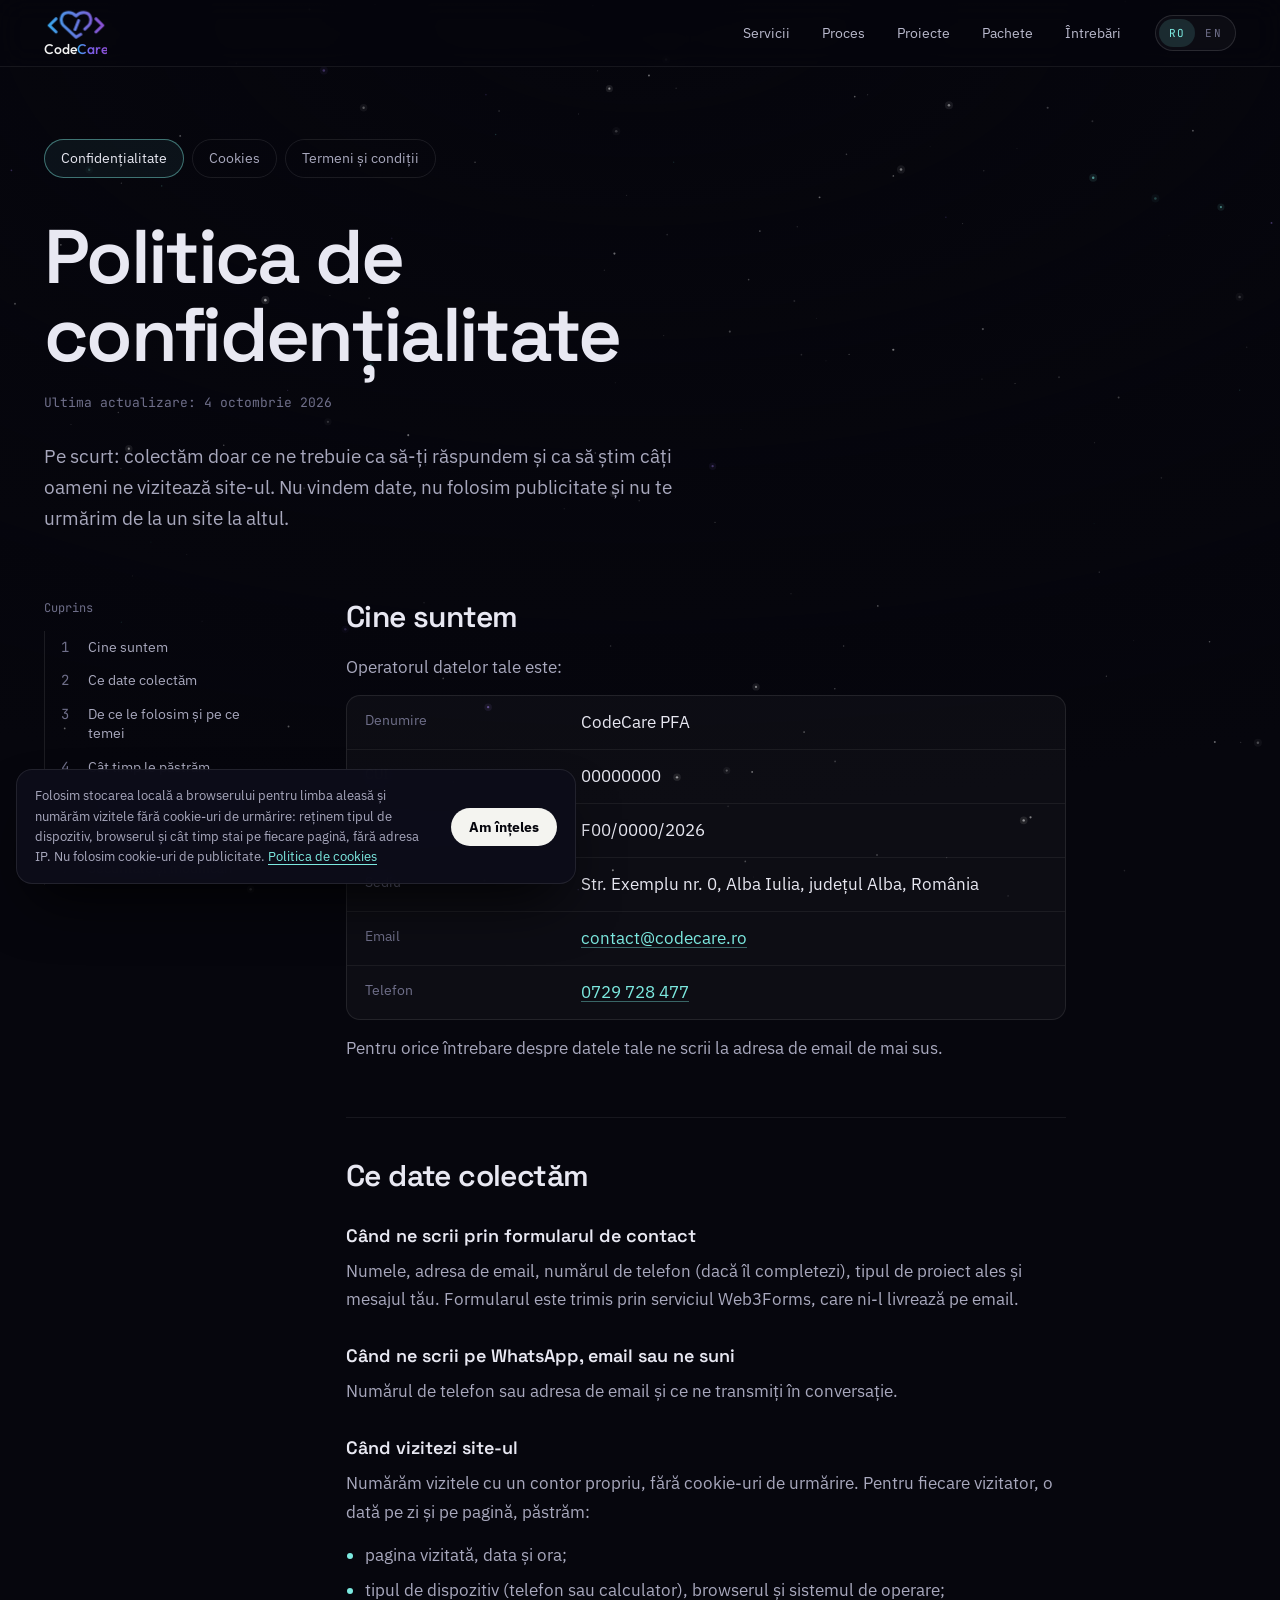
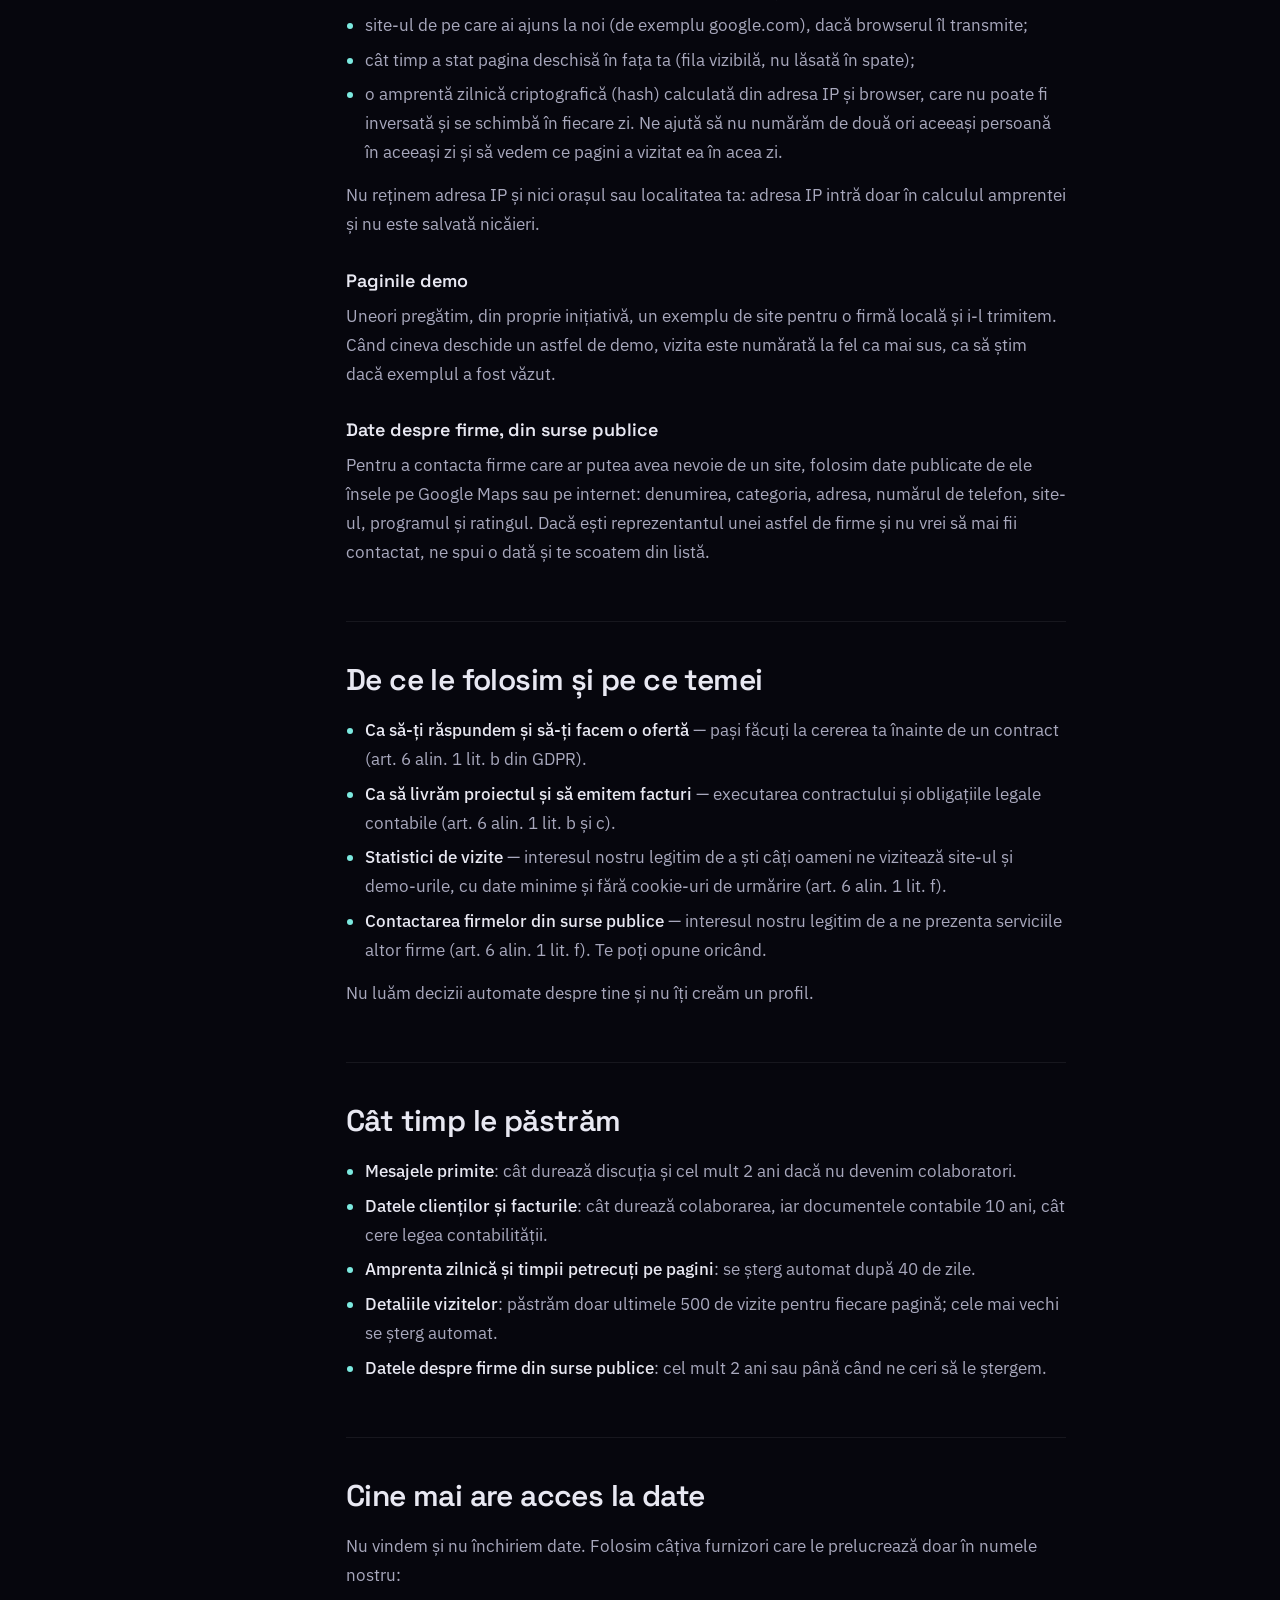
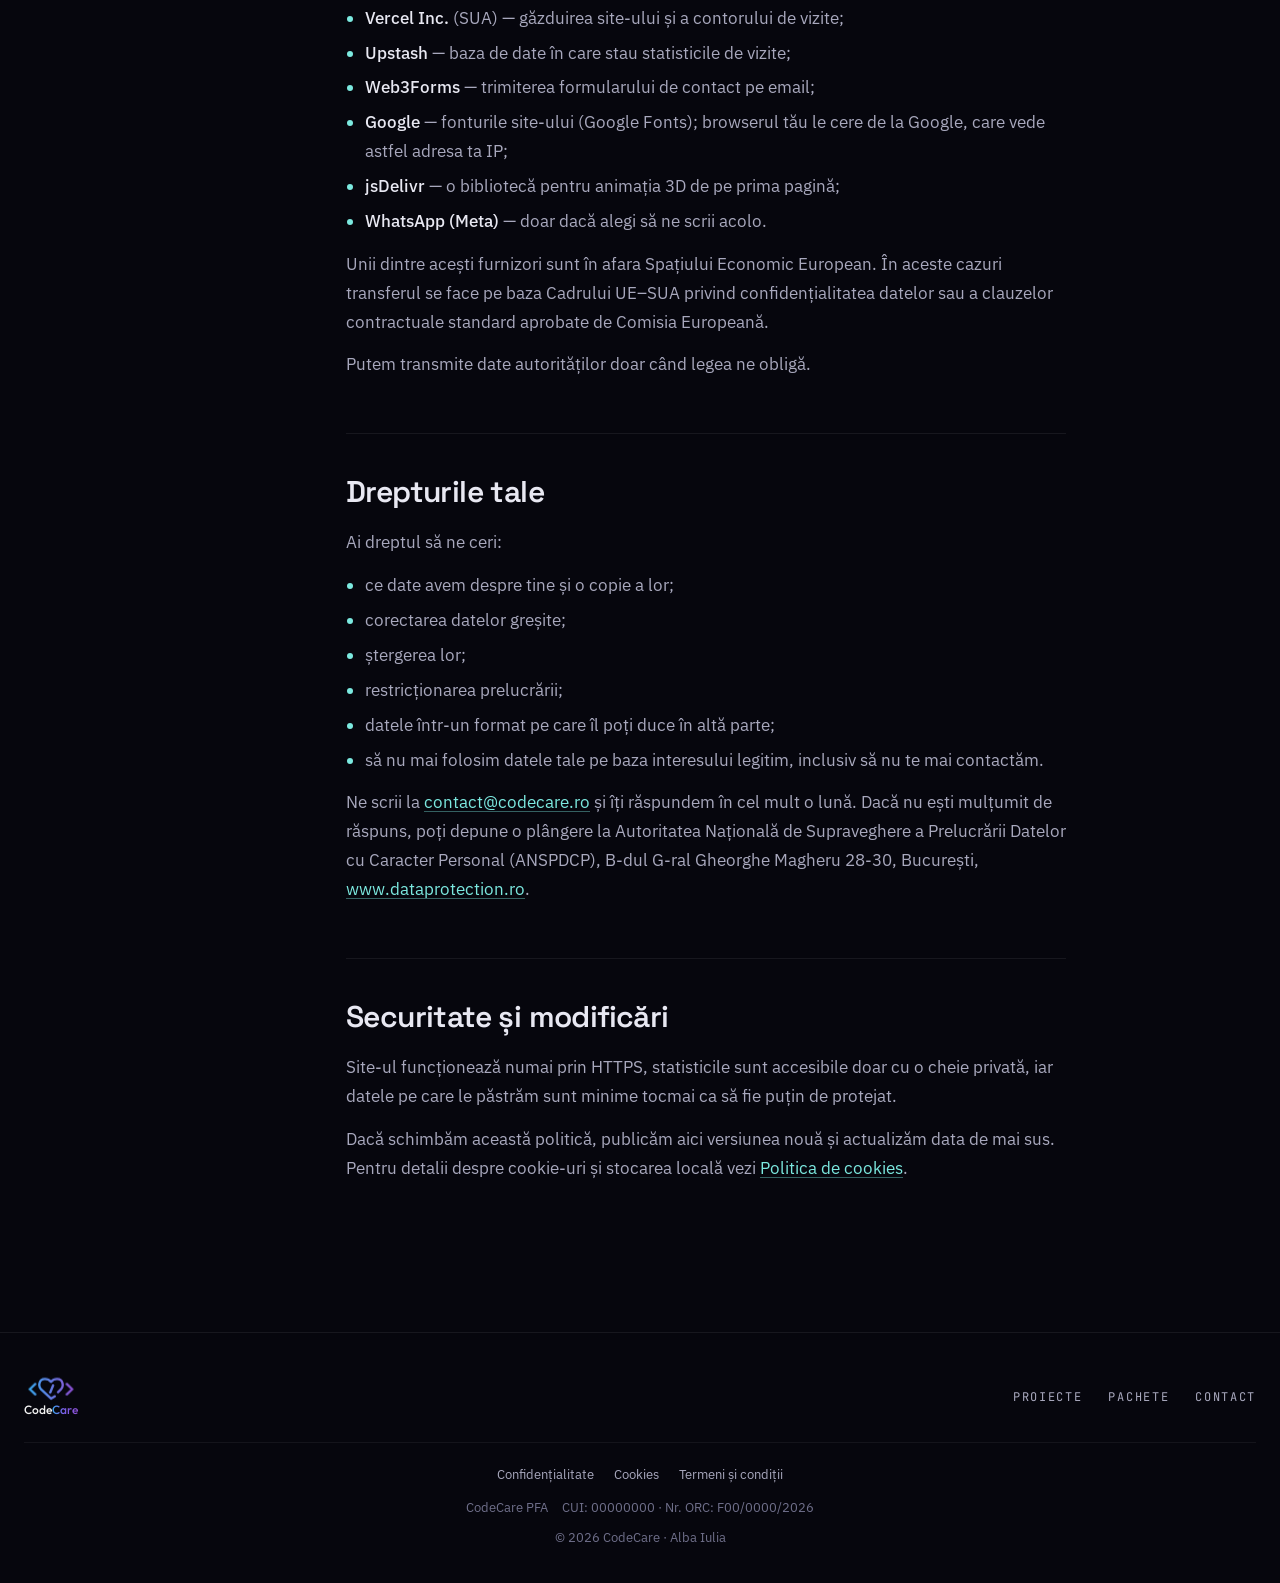
<file: confidentialitate.html>
<!DOCTYPE html>
<html lang="ro">

<head>
    <meta charset="UTF-8">
    <meta name="viewport" content="width=device-width, initial-scale=1.0">

    <title data-translate="legal_priv_page_title">Politica de confidențialitate - CodeCare</title>

    <meta name="description" data-translate="legal_priv_page_desc"
        content="Ce date personale prelucrează CodeCare, de ce, cât timp le păstrează și ce drepturi ai.">

    <link rel="canonical" href="https://codecare.ro/confidentialitate.html">

    <meta name="robots" content="index, follow">

    <meta property="og:type" content="website">
    <meta property="og:url" content="https://codecare.ro/confidentialitate.html">
    <meta property="og:title" content="Politica de confidențialitate - CodeCare">
    <meta property="og:description" content="Ce date personale prelucrează CodeCare, de ce, cât timp le păstrează și ce drepturi ai.">
    <meta property="og:image" content="https://codecare.ro/assets/og-image.png">
    <meta property="og:image:width" content="1200">
    <meta property="og:image:height" content="630">
    <meta property="og:image:alt" content="CodeCare - Soluții IT Premium">
    <meta property="og:site_name" content="CodeCare">
    <meta property="og:locale" content="ro_RO">
    <meta name="twitter:card" content="summary_large_image">

    <link rel="icon" type="image/png" href="assets/logo.png">
    <link rel="apple-touch-icon" href="assets/logo.png">
    <meta name="theme-color" content="#06060d">

    <link rel="preconnect" href="https://fonts.googleapis.com">
    <link rel="preconnect" href="https://fonts.gstatic.com" crossorigin>
    <link
        href="https://fonts.googleapis.com/css2?family=Space+Grotesk:wght@400;500;600;700&family=IBM+Plex+Sans:wght@300;400;500&family=JetBrains+Mono:wght@400;500&display=swap"
        rel="stylesheet">
    <link href="https://fonts.googleapis.com/css2?family=Outfit:wght@500&text=CodeCare&display=swap" rel="stylesheet">
    <link rel="stylesheet" href="acasa.css">
    <link rel="stylesheet" href="legal.css">
</head>

<body class="lg-body">
    <div class="cc-progres" id="cc-progres" aria-hidden="true"></div>
    <div class="cc-vigneta" aria-hidden="true"></div>
    <canvas class="cc-stele" id="cc-stele" aria-hidden="true"></canvas>

    <nav class="navbar" role="navigation" aria-label="Main navigation">
        <div class="nav-container">
            <a href="index.html" class="cc-logo cc-marca" aria-label="CodeCare">
                <svg class="cc-semn" viewBox="128 143 244 123" aria-hidden="true" focusable="false">
                    <defs>
                        <linearGradient id="cc-semn-antet" gradientUnits="userSpaceOnUse" x1="135" y1="0" x2="365" y2="0">
                            <stop offset="0" stop-color="#3ba7ef" />
                            <stop offset="1" stop-color="#8c50d4" />
                        </linearGradient>
                    </defs>
                    <g fill="none" stroke="url(#cc-semn-antet)" stroke-width="12.5" stroke-linecap="round" stroke-linejoin="round">
                        <path class="cc-semn-st" d="M166 180 L137.5 207.5 L166 235" />
                        <path class="cc-semn-dr" d="M334 180 L362.5 207.5 L334 235" />
                        <g class="cc-semn-bataie">
                            <path class="cc-semn-inima" pathLength="1" d="M287 223 L303 208 C318 193 316 153 282 153 C266 153 256 161 250 168 C244 161 234 153 218 153 C184 153 182 193 197 208 L250 257 L270 245" />
                            <path class="cc-semn-slash" d="M261 187.5 L246 225" />
                        </g>
                    </g>
                </svg>
                <span class="cc-logo-text">Code<span>Care</span></span>
            </a>

            <ul class="nav-menu">
                <li class="nav-item">
                    <a href="index.html#services" class="nav-link" data-translate="nav_services">Servicii</a>
                </li>
                <li class="nav-item">
                    <a href="index.html#proces" class="nav-link" data-translate="home_nav_process">Proces</a>
                </li>
                <li class="nav-item">
                    <a href="proiecte.html" class="nav-link" data-translate="nav_portfolio">Proiecte</a>
                </li>
                <li class="nav-item">
                    <a href="pachete.html" class="nav-link" data-translate="nav_pricing">Pachete</a>
                </li>
                <li class="nav-item">
                    <a href="index.html#intrebari" class="nav-link" data-translate="home_nav_faq">Întrebări</a>
                </li>
            </ul>

            <div class="language-switch">
                <div class="switch-container">
                    <span class="lang-label" id="lang-ro" role="button" tabindex="0">RO</span>
                    <label class="switch" aria-label="Schimbă limba">
                        <input type="checkbox" id="language-toggle">
                        <span class="slider"></span>
                    </label>
                    <span class="lang-label" id="lang-en" role="button" tabindex="0">EN</span>
                </div>
            </div>

            <div class="hamburger" aria-label="Meniu mobil" role="button">
                <span class="bar"></span>
                <span class="bar"></span>
                <span class="bar"></span>
            </div>
        </div>
    </nav>

    <main class="lg-pagina">
        <header class="lg-cap">
            <nav class="lg-file" aria-label="Legal">
                    <a href="confidentialitate.html" aria-current="page" data-translate="footer_privacy">Confidențialitate</a>
                    <a href="cookies.html" data-translate="footer_cookies">Cookies</a>
                    <a href="termeni.html" data-translate="footer_terms">Termeni și condiții</a>
            </nav>
            <h1 class="lg-titlu" data-translate="legal_priv_title">Politica de confidențialitate</h1>
            <p class="lg-actualizat" data-translate="legal_updated">Ultima actualizare: 4 octombrie 2026</p>
            <p class="lg-intro" data-translate="legal_priv_intro">Pe scurt: colectăm doar ce ne trebuie ca să-ți răspundem și ca să știm câți oameni ne vizitează site-ul. Nu vindem date, nu folosim publicitate și nu te urmărim de la un site la altul.</p>
        </header>

        <div class="lg-corp">
            <nav class="lg-cuprins" aria-labelledby="lg-cuprins-titlu">
                <p class="lg-cuprins-titlu" id="lg-cuprins-titlu" data-translate="legal_toc">Cuprins</p>
                <ol>
                        <li><a href="#cine" data-translate="legal_priv_toc_cine">Cine suntem</a></li>
                        <li><a href="#date" data-translate="legal_priv_toc_date">Ce date colectăm</a></li>
                        <li><a href="#scop" data-translate="legal_priv_toc_scop">De ce le folosim și pe ce temei</a></li>
                        <li><a href="#pastrare" data-translate="legal_priv_toc_pastrare">Cât timp le păstrăm</a></li>
                        <li><a href="#furnizori" data-translate="legal_priv_toc_furnizori">Cine mai are acces la date</a></li>
                        <li><a href="#drepturi" data-translate="legal_priv_toc_drepturi">Drepturile tale</a></li>
                        <li><a href="#securitate" data-translate="legal_priv_toc_securitate">Securitate și modificări</a></li>
                </ol>
            </nav>

            <article class="lg-text">
                <div class="lg-sectiune" data-translate="legal_priv_cine">
<h2 id="cine">Cine suntem</h2>
<p>Operatorul datelor tale este:</p><ul class="lg-date">
<li><span>Denumire</span> CodeCare PFA</li>
<li><span>CUI</span> 00000000</li>
<li><span>Nr. Registrul Comerțului</span> F00/0000/2026</li>
<li><span>Sediu</span> Str. Exemplu nr. 0, Alba Iulia, județul Alba, România</li>
<li><span>Email</span> <a href="mailto:contact@codecare.ro">contact@codecare.ro</a></li>
<li><span>Telefon</span> <a href="tel:+40729728477">0729 728 477</a></li>
</ul><p>Pentru orice întrebare despre datele tale ne scrii la adresa de email de mai sus.</p>
                </div>
                <div class="lg-sectiune" data-translate="legal_priv_date">
<h2 id="date">Ce date colectăm</h2>
<h3>Când ne scrii prin formularul de contact</h3>
<p>Numele, adresa de email, numărul de telefon (dacă îl completezi), tipul de proiect ales și mesajul tău. Formularul este trimis prin serviciul Web3Forms, care ni-l livrează pe email.</p>
<h3>Când ne scrii pe WhatsApp, email sau ne suni</h3>
<p>Numărul de telefon sau adresa de email și ce ne transmiți în conversație.</p>
<h3>Când vizitezi site-ul</h3>
<p>Numărăm vizitele cu un contor propriu, fără cookie-uri de urmărire. Pentru fiecare vizitator, o dată pe zi și pe pagină, păstrăm:</p>
<ul>
<li>pagina vizitată, data și ora;</li>
<li>tipul de dispozitiv (telefon sau calculator), browserul și sistemul de operare;</li>
<li>site-ul de pe care ai ajuns la noi (de exemplu google.com), dacă browserul îl transmite;</li>
<li>cât timp a stat pagina deschisă în fața ta (fila vizibilă, nu lăsată în spate);</li>
<li>o amprentă zilnică criptografică (hash) calculată din adresa IP și browser, care nu poate fi inversată și se schimbă în fiecare zi. Ne ajută să nu numărăm de două ori aceeași persoană în aceeași zi și să vedem ce pagini a vizitat ea în acea zi.</li>
</ul>
<p>Nu reținem adresa IP și nici orașul sau localitatea ta: adresa IP intră doar în calculul amprentei și nu este salvată nicăieri.</p>
<h3>Paginile demo</h3>
<p>Uneori pregătim, din proprie inițiativă, un exemplu de site pentru o firmă locală și i-l trimitem. Când cineva deschide un astfel de demo, vizita este numărată la fel ca mai sus, ca să știm dacă exemplul a fost văzut.</p>
<h3>Date despre firme, din surse publice</h3>
<p>Pentru a contacta firme care ar putea avea nevoie de un site, folosim date publicate de ele însele pe Google Maps sau pe internet: denumirea, categoria, adresa, numărul de telefon, site-ul, programul și ratingul. Dacă ești reprezentantul unei astfel de firme și nu vrei să mai fii contactat, ne spui o dată și te scoatem din listă.</p>
                </div>
                <div class="lg-sectiune" data-translate="legal_priv_scop">
<h2 id="scop">De ce le folosim și pe ce temei</h2>
<ul>
<li><strong>Ca să-ți răspundem și să-ți facem o ofertă</strong> — pași făcuți la cererea ta înainte de un contract (art. 6 alin. 1 lit. b din GDPR).</li>
<li><strong>Ca să livrăm proiectul și să emitem facturi</strong> — executarea contractului și obligațiile legale contabile (art. 6 alin. 1 lit. b și c).</li>
<li><strong>Statistici de vizite</strong> — interesul nostru legitim de a ști câți oameni ne vizitează site-ul și demo-urile, cu date minime și fără cookie-uri de urmărire (art. 6 alin. 1 lit. f).</li>
<li><strong>Contactarea firmelor din surse publice</strong> — interesul nostru legitim de a ne prezenta serviciile altor firme (art. 6 alin. 1 lit. f). Te poți opune oricând.</li>
</ul>
<p>Nu luăm decizii automate despre tine și nu îți creăm un profil.</p>
                </div>
                <div class="lg-sectiune" data-translate="legal_priv_pastrare">
<h2 id="pastrare">Cât timp le păstrăm</h2>
<ul>
<li><strong>Mesajele primite</strong>: cât durează discuția și cel mult 2 ani dacă nu devenim colaboratori.</li>
<li><strong>Datele clienților și facturile</strong>: cât durează colaborarea, iar documentele contabile 10 ani, cât cere legea contabilității.</li>
<li><strong>Amprenta zilnică și timpii petrecuți pe pagini</strong>: se șterg automat după 40 de zile.</li>
<li><strong>Detaliile vizitelor</strong>: păstrăm doar ultimele 500 de vizite pentru fiecare pagină; cele mai vechi se șterg automat.</li>
<li><strong>Datele despre firme din surse publice</strong>: cel mult 2 ani sau până când ne ceri să le ștergem.</li>
</ul>
                </div>
                <div class="lg-sectiune" data-translate="legal_priv_furnizori">
<h2 id="furnizori">Cine mai are acces la date</h2>
<p>Nu vindem și nu închiriem date. Folosim câțiva furnizori care le prelucrează doar în numele nostru:</p>
<ul>
<li><strong>Vercel Inc.</strong> (SUA) — găzduirea site-ului și a contorului de vizite;</li>
<li><strong>Upstash</strong> — baza de date în care stau statisticile de vizite;</li>
<li><strong>Web3Forms</strong> — trimiterea formularului de contact pe email;</li>
<li><strong>Google</strong> — fonturile site-ului (Google Fonts); browserul tău le cere de la Google, care vede astfel adresa ta IP;</li>
<li><strong>jsDelivr</strong> — o bibliotecă pentru animația 3D de pe prima pagină;</li>
<li><strong>WhatsApp (Meta)</strong> — doar dacă alegi să ne scrii acolo.</li>
</ul>
<p>Unii dintre acești furnizori sunt în afara Spațiului Economic European. În aceste cazuri transferul se face pe baza Cadrului UE–SUA privind confidențialitatea datelor sau a clauzelor contractuale standard aprobate de Comisia Europeană.</p>
<p>Putem transmite date autorităților doar când legea ne obligă.</p>
                </div>
                <div class="lg-sectiune" data-translate="legal_priv_drepturi">
<h2 id="drepturi">Drepturile tale</h2>
<p>Ai dreptul să ne ceri:</p>
<ul>
<li>ce date avem despre tine și o copie a lor;</li>
<li>corectarea datelor greșite;</li>
<li>ștergerea lor;</li>
<li>restricționarea prelucrării;</li>
<li>datele într-un format pe care îl poți duce în altă parte;</li>
<li>să nu mai folosim datele tale pe baza interesului legitim, inclusiv să nu te mai contactăm.</li>
</ul>
<p>Ne scrii la <a href="mailto:contact@codecare.ro">contact@codecare.ro</a> și îți răspundem în cel mult o lună. Dacă nu ești mulțumit de răspuns, poți depune o plângere la Autoritatea Națională de Supraveghere a Prelucrării Datelor cu Caracter Personal (ANSPDCP), B-dul G-ral Gheorghe Magheru 28-30, București, <a href="https://www.dataprotection.ro" target="_blank" rel="noopener">www.dataprotection.ro</a>.</p>
                </div>
                <div class="lg-sectiune" data-translate="legal_priv_securitate">
<h2 id="securitate">Securitate și modificări</h2>
<p>Site-ul funcționează numai prin HTTPS, statisticile sunt accesibile doar cu o cheie privată, iar datele pe care le păstrăm sunt minime tocmai ca să fie puțin de protejat.</p>
<p>Dacă schimbăm această politică, publicăm aici versiunea nouă și actualizăm data de mai sus. Pentru detalii despre cookie-uri și stocarea locală vezi <a href="cookies.html">Politica de cookies</a>.</p>
                </div>
            </article>
        </div>
    </main>

    <footer class="cc-subsol">
        <div class="cc-subsol-interior">
            <a href="index.html" class="cc-logo cc-logo--mic cc-marca" aria-label="CodeCare">
                <svg class="cc-semn" viewBox="128 143 244 123" aria-hidden="true" focusable="false">
                    <defs>
                        <linearGradient id="cc-semn-subsol" gradientUnits="userSpaceOnUse" x1="135" y1="0" x2="365" y2="0">
                            <stop offset="0" stop-color="#3ba7ef" />
                            <stop offset="1" stop-color="#8c50d4" />
                        </linearGradient>
                    </defs>
                    <g fill="none" stroke="url(#cc-semn-subsol)" stroke-width="12.5" stroke-linecap="round" stroke-linejoin="round">
                        <path class="cc-semn-st" d="M166 180 L137.5 207.5 L166 235" />
                        <path class="cc-semn-dr" d="M334 180 L362.5 207.5 L334 235" />
                        <g class="cc-semn-bataie">
                            <path class="cc-semn-inima" pathLength="1" d="M287 223 L303 208 C318 193 316 153 282 153 C266 153 256 161 250 168 C244 161 234 153 218 153 C184 153 182 193 197 208 L250 257 L270 245" />
                            <path class="cc-semn-slash" d="M261 187.5 L246 225" />
                        </g>
                    </g>
                </svg>
                <span class="cc-logo-text">Code<span>Care</span></span>
            </a>
            <nav class="cc-subsol-linkuri" aria-label="Footer">
                <a href="proiecte.html" data-translate="footer_portfolio">Proiecte</a>
                <a href="pachete.html" data-translate="footer_pricing">Pachete</a>
                <a href="index.html#contact" data-translate="footer_contact">Contact</a>
            </nav>
            <div class="footer-bottom">
                <nav class="footer-legal-linkuri" aria-label="Legal">
                    <a href="confidentialitate.html" data-translate="footer_privacy">Confidențialitate</a>
                    <a href="cookies.html" data-translate="footer_cookies">Cookies</a>
                    <a href="termeni.html" data-translate="footer_terms">Termeni și condiții</a>
                </nav>
                <p class="footer-legal">
                    <span data-translate="footer_legal_name">CodeCare PFA</span>
                    <span data-translate="footer_legal_ids">CUI: 00000000 · Nr. ORC: F00/0000/2026</span>
                </p>
                <p data-translate="footer_copyright">© 2026 CodeCare · Alba Iulia</p>
            </div>
        </div>
    </footer>

    <script src="scripts.js"></script>
    <script src="acasa.js"></script>
</body>

</html>
</file>
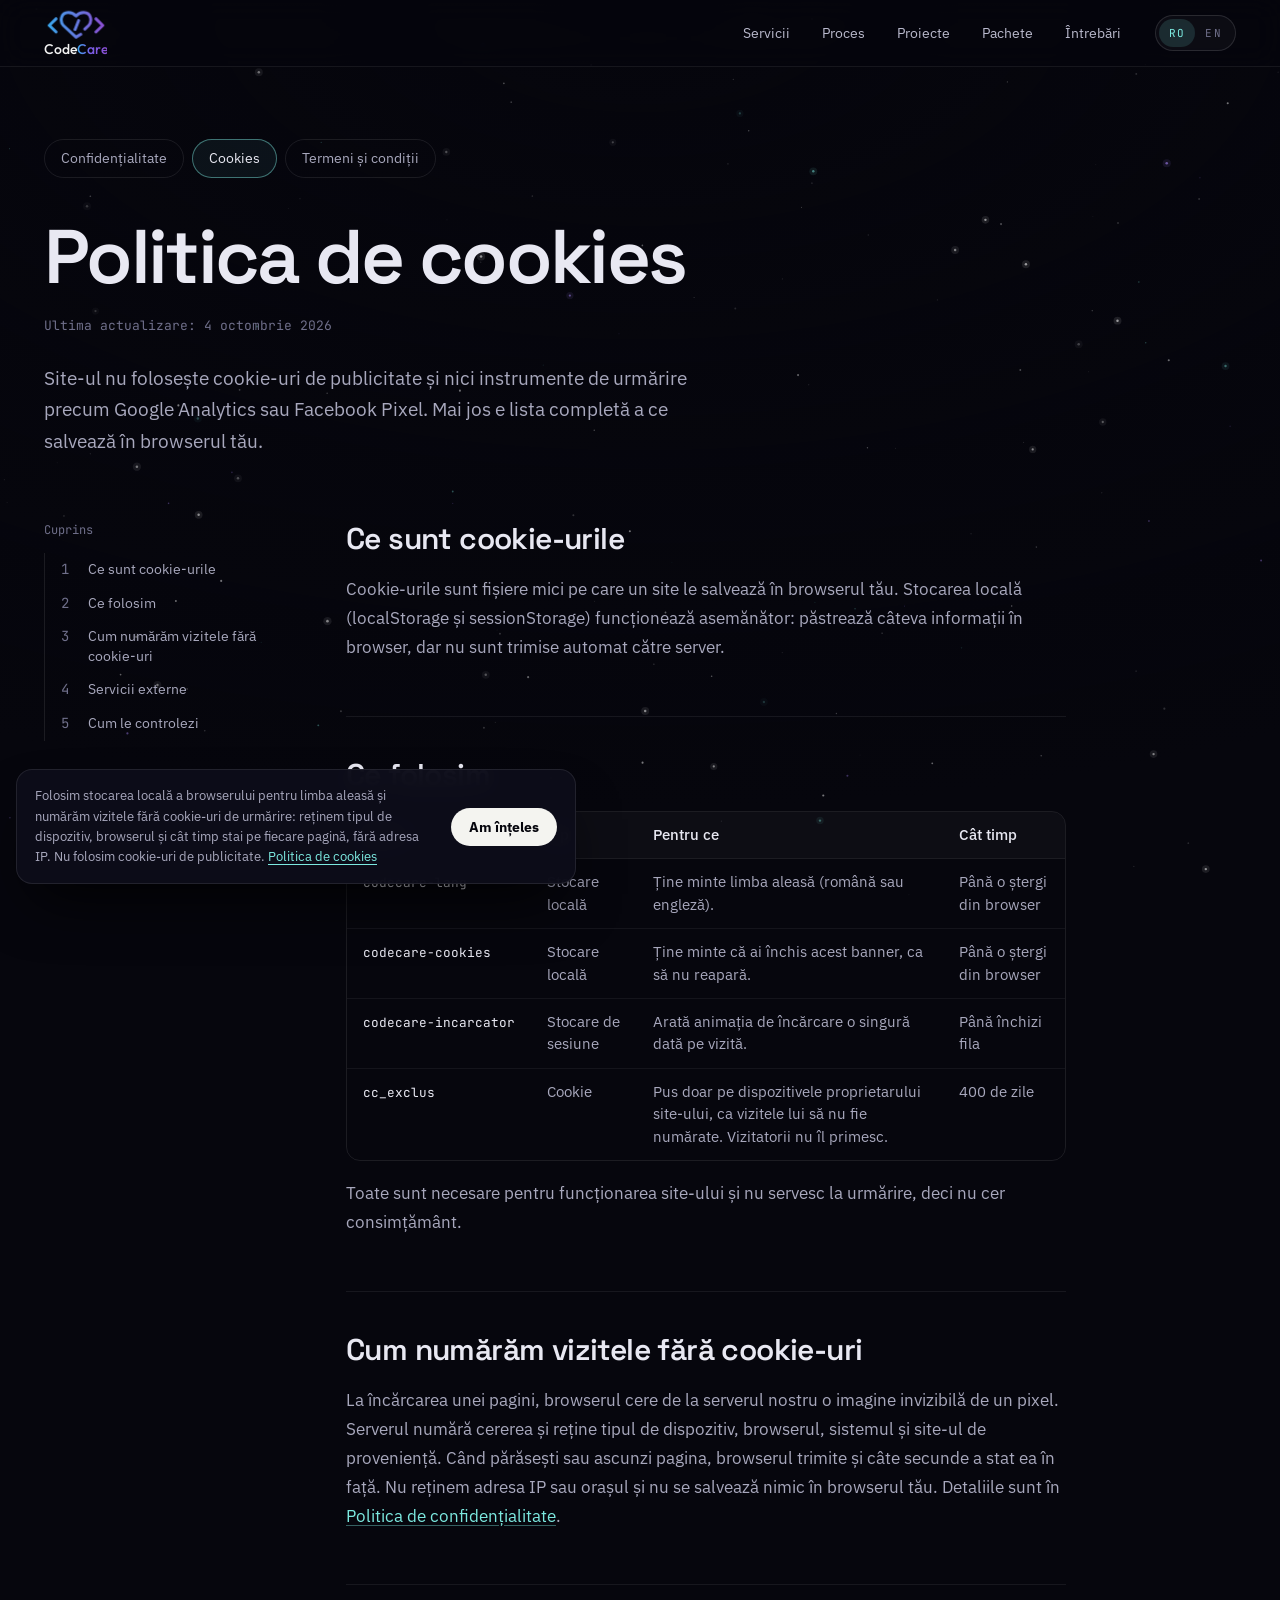
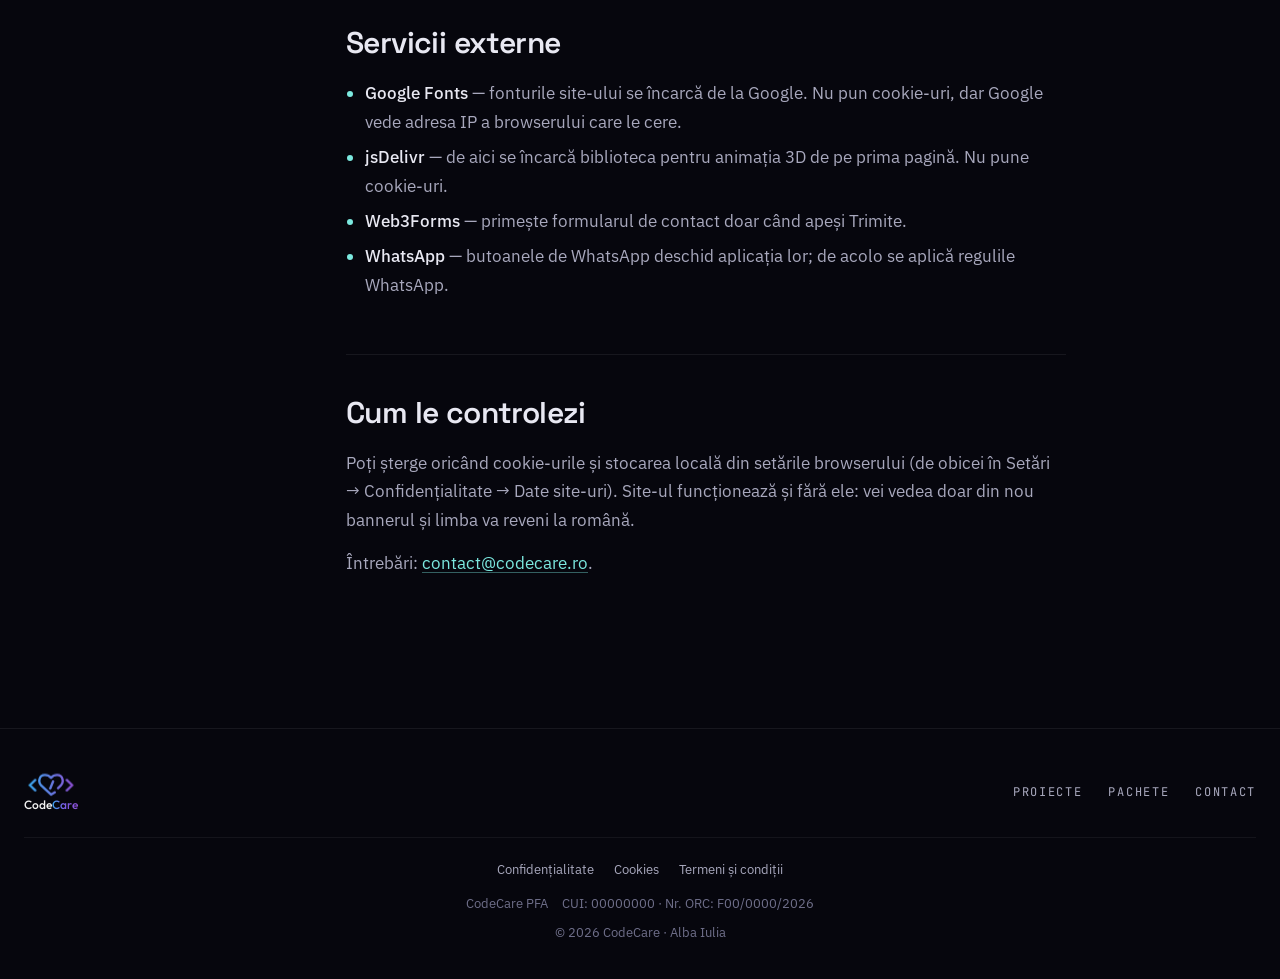
<file: cookies.html>
<!DOCTYPE html>
<html lang="ro">

<head>
    <meta charset="UTF-8">
    <meta name="viewport" content="width=device-width, initial-scale=1.0">

    <title data-translate="legal_cookie_page_title">Politica de cookies - CodeCare</title>

    <meta name="description" data-translate="legal_cookie_page_desc"
        content="Ce cookie-uri și ce stocare locală folosește site-ul CodeCare și cum le poți controla.">

    <link rel="canonical" href="https://codecare.ro/cookies.html">

    <meta name="robots" content="index, follow">

    <meta property="og:type" content="website">
    <meta property="og:url" content="https://codecare.ro/cookies.html">
    <meta property="og:title" content="Politica de cookies - CodeCare">
    <meta property="og:description" content="Ce cookie-uri și ce stocare locală folosește site-ul CodeCare și cum le poți controla.">
    <meta property="og:image" content="https://codecare.ro/assets/og-image.png">
    <meta property="og:image:width" content="1200">
    <meta property="og:image:height" content="630">
    <meta property="og:image:alt" content="CodeCare - Soluții IT Premium">
    <meta property="og:site_name" content="CodeCare">
    <meta property="og:locale" content="ro_RO">
    <meta name="twitter:card" content="summary_large_image">

    <link rel="icon" type="image/png" href="assets/logo.png">
    <link rel="apple-touch-icon" href="assets/logo.png">
    <meta name="theme-color" content="#06060d">

    <link rel="preconnect" href="https://fonts.googleapis.com">
    <link rel="preconnect" href="https://fonts.gstatic.com" crossorigin>
    <link
        href="https://fonts.googleapis.com/css2?family=Space+Grotesk:wght@400;500;600;700&family=IBM+Plex+Sans:wght@300;400;500&family=JetBrains+Mono:wght@400;500&display=swap"
        rel="stylesheet">
    <link href="https://fonts.googleapis.com/css2?family=Outfit:wght@500&text=CodeCare&display=swap" rel="stylesheet">
    <link rel="stylesheet" href="acasa.css">
    <link rel="stylesheet" href="legal.css">
</head>

<body class="lg-body">
    <div class="cc-progres" id="cc-progres" aria-hidden="true"></div>
    <div class="cc-vigneta" aria-hidden="true"></div>
    <canvas class="cc-stele" id="cc-stele" aria-hidden="true"></canvas>

    <nav class="navbar" role="navigation" aria-label="Main navigation">
        <div class="nav-container">
            <a href="index.html" class="cc-logo cc-marca" aria-label="CodeCare">
                <svg class="cc-semn" viewBox="128 143 244 123" aria-hidden="true" focusable="false">
                    <defs>
                        <linearGradient id="cc-semn-antet" gradientUnits="userSpaceOnUse" x1="135" y1="0" x2="365" y2="0">
                            <stop offset="0" stop-color="#3ba7ef" />
                            <stop offset="1" stop-color="#8c50d4" />
                        </linearGradient>
                    </defs>
                    <g fill="none" stroke="url(#cc-semn-antet)" stroke-width="12.5" stroke-linecap="round" stroke-linejoin="round">
                        <path class="cc-semn-st" d="M166 180 L137.5 207.5 L166 235" />
                        <path class="cc-semn-dr" d="M334 180 L362.5 207.5 L334 235" />
                        <g class="cc-semn-bataie">
                            <path class="cc-semn-inima" pathLength="1" d="M287 223 L303 208 C318 193 316 153 282 153 C266 153 256 161 250 168 C244 161 234 153 218 153 C184 153 182 193 197 208 L250 257 L270 245" />
                            <path class="cc-semn-slash" d="M261 187.5 L246 225" />
                        </g>
                    </g>
                </svg>
                <span class="cc-logo-text">Code<span>Care</span></span>
            </a>

            <ul class="nav-menu">
                <li class="nav-item">
                    <a href="index.html#services" class="nav-link" data-translate="nav_services">Servicii</a>
                </li>
                <li class="nav-item">
                    <a href="index.html#proces" class="nav-link" data-translate="home_nav_process">Proces</a>
                </li>
                <li class="nav-item">
                    <a href="proiecte.html" class="nav-link" data-translate="nav_portfolio">Proiecte</a>
                </li>
                <li class="nav-item">
                    <a href="pachete.html" class="nav-link" data-translate="nav_pricing">Pachete</a>
                </li>
                <li class="nav-item">
                    <a href="index.html#intrebari" class="nav-link" data-translate="home_nav_faq">Întrebări</a>
                </li>
            </ul>

            <div class="language-switch">
                <div class="switch-container">
                    <span class="lang-label" id="lang-ro" role="button" tabindex="0">RO</span>
                    <label class="switch" aria-label="Schimbă limba">
                        <input type="checkbox" id="language-toggle">
                        <span class="slider"></span>
                    </label>
                    <span class="lang-label" id="lang-en" role="button" tabindex="0">EN</span>
                </div>
            </div>

            <div class="hamburger" aria-label="Meniu mobil" role="button">
                <span class="bar"></span>
                <span class="bar"></span>
                <span class="bar"></span>
            </div>
        </div>
    </nav>

    <main class="lg-pagina">
        <header class="lg-cap">
            <nav class="lg-file" aria-label="Legal">
                    <a href="confidentialitate.html" data-translate="footer_privacy">Confidențialitate</a>
                    <a href="cookies.html" aria-current="page" data-translate="footer_cookies">Cookies</a>
                    <a href="termeni.html" data-translate="footer_terms">Termeni și condiții</a>
            </nav>
            <h1 class="lg-titlu" data-translate="legal_cookie_title">Politica de cookies</h1>
            <p class="lg-actualizat" data-translate="legal_updated">Ultima actualizare: 4 octombrie 2026</p>
            <p class="lg-intro" data-translate="legal_cookie_intro">Site-ul nu folosește cookie-uri de publicitate și nici instrumente de urmărire precum Google Analytics sau Facebook Pixel. Mai jos e lista completă a ce salvează în browserul tău.</p>
        </header>

        <div class="lg-corp">
            <nav class="lg-cuprins" aria-labelledby="lg-cuprins-titlu">
                <p class="lg-cuprins-titlu" id="lg-cuprins-titlu" data-translate="legal_toc">Cuprins</p>
                <ol>
                        <li><a href="#ce" data-translate="legal_cookie_toc_ce">Ce sunt cookie-urile</a></li>
                        <li><a href="#lista" data-translate="legal_cookie_toc_lista">Ce folosim</a></li>
                        <li><a href="#statistici" data-translate="legal_cookie_toc_statistici">Cum numărăm vizitele fără cookie-uri</a></li>
                        <li><a href="#terti" data-translate="legal_cookie_toc_terti">Servicii externe</a></li>
                        <li><a href="#control" data-translate="legal_cookie_toc_control">Cum le controlezi</a></li>
                </ol>
            </nav>

            <article class="lg-text">
                <div class="lg-sectiune" data-translate="legal_cookie_ce">
<h2 id="ce">Ce sunt cookie-urile</h2>
<p>Cookie-urile sunt fișiere mici pe care un site le salvează în browserul tău. Stocarea locală (localStorage și sessionStorage) funcționează asemănător: păstrează câteva informații în browser, dar nu sunt trimise automat către server.</p>
                </div>
                <div class="lg-sectiune" data-translate="legal_cookie_lista">
<h2 id="lista">Ce folosim</h2>
<div class="lg-tabel"><table>
<thead><tr><th>Nume</th><th>Tip</th><th>Pentru ce</th><th>Cât timp</th></tr></thead>
<tbody>
<tr><td><code>codecare-lang</code></td><td>Stocare locală</td><td>Ține minte limba aleasă (română sau engleză).</td><td>Până o ștergi din browser</td></tr>
<tr><td><code>codecare-cookies</code></td><td>Stocare locală</td><td>Ține minte că ai închis acest banner, ca să nu reapară.</td><td>Până o ștergi din browser</td></tr>
<tr><td><code>codecare-incarcator</code></td><td>Stocare de sesiune</td><td>Arată animația de încărcare o singură dată pe vizită.</td><td>Până închizi fila</td></tr>
<tr><td><code>cc_exclus</code></td><td>Cookie</td><td>Pus doar pe dispozitivele proprietarului site-ului, ca vizitele lui să nu fie numărate. Vizitatorii nu îl primesc.</td><td>400 de zile</td></tr>
</tbody>
</table></div>
<p>Toate sunt necesare pentru funcționarea site-ului și nu servesc la urmărire, deci nu cer consimțământ.</p>
                </div>
                <div class="lg-sectiune" data-translate="legal_cookie_statistici">
<h2 id="statistici">Cum numărăm vizitele fără cookie-uri</h2>
<p>La încărcarea unei pagini, browserul cere de la serverul nostru o imagine invizibilă de un pixel. Serverul numără cererea și reține tipul de dispozitiv, browserul, sistemul și site-ul de proveniență. Când părăsești sau ascunzi pagina, browserul trimite și câte secunde a stat ea în față. Nu reținem adresa IP sau orașul și nu se salvează nimic în browserul tău. Detaliile sunt în <a href="confidentialitate.html">Politica de confidențialitate</a>.</p>
                </div>
                <div class="lg-sectiune" data-translate="legal_cookie_terti">
<h2 id="terti">Servicii externe</h2>
<ul>
<li><strong>Google Fonts</strong> — fonturile site-ului se încarcă de la Google. Nu pun cookie-uri, dar Google vede adresa IP a browserului care le cere.</li>
<li><strong>jsDelivr</strong> — de aici se încarcă biblioteca pentru animația 3D de pe prima pagină. Nu pune cookie-uri.</li>
<li><strong>Web3Forms</strong> — primește formularul de contact doar când apeși Trimite.</li>
<li><strong>WhatsApp</strong> — butoanele de WhatsApp deschid aplicația lor; de acolo se aplică regulile WhatsApp.</li>
</ul>
                </div>
                <div class="lg-sectiune" data-translate="legal_cookie_control">
<h2 id="control">Cum le controlezi</h2>
<p>Poți șterge oricând cookie-urile și stocarea locală din setările browserului (de obicei în Setări → Confidențialitate → Date site-uri). Site-ul funcționează și fără ele: vei vedea doar din nou bannerul și limba va reveni la română.</p>
<p>Întrebări: <a href="mailto:contact@codecare.ro">contact@codecare.ro</a>.</p>
                </div>
            </article>
        </div>
    </main>

    <footer class="cc-subsol">
        <div class="cc-subsol-interior">
            <a href="index.html" class="cc-logo cc-logo--mic cc-marca" aria-label="CodeCare">
                <svg class="cc-semn" viewBox="128 143 244 123" aria-hidden="true" focusable="false">
                    <defs>
                        <linearGradient id="cc-semn-subsol" gradientUnits="userSpaceOnUse" x1="135" y1="0" x2="365" y2="0">
                            <stop offset="0" stop-color="#3ba7ef" />
                            <stop offset="1" stop-color="#8c50d4" />
                        </linearGradient>
                    </defs>
                    <g fill="none" stroke="url(#cc-semn-subsol)" stroke-width="12.5" stroke-linecap="round" stroke-linejoin="round">
                        <path class="cc-semn-st" d="M166 180 L137.5 207.5 L166 235" />
                        <path class="cc-semn-dr" d="M334 180 L362.5 207.5 L334 235" />
                        <g class="cc-semn-bataie">
                            <path class="cc-semn-inima" pathLength="1" d="M287 223 L303 208 C318 193 316 153 282 153 C266 153 256 161 250 168 C244 161 234 153 218 153 C184 153 182 193 197 208 L250 257 L270 245" />
                            <path class="cc-semn-slash" d="M261 187.5 L246 225" />
                        </g>
                    </g>
                </svg>
                <span class="cc-logo-text">Code<span>Care</span></span>
            </a>
            <nav class="cc-subsol-linkuri" aria-label="Footer">
                <a href="proiecte.html" data-translate="footer_portfolio">Proiecte</a>
                <a href="pachete.html" data-translate="footer_pricing">Pachete</a>
                <a href="index.html#contact" data-translate="footer_contact">Contact</a>
            </nav>
            <div class="footer-bottom">
                <nav class="footer-legal-linkuri" aria-label="Legal">
                    <a href="confidentialitate.html" data-translate="footer_privacy">Confidențialitate</a>
                    <a href="cookies.html" data-translate="footer_cookies">Cookies</a>
                    <a href="termeni.html" data-translate="footer_terms">Termeni și condiții</a>
                </nav>
                <p class="footer-legal">
                    <span data-translate="footer_legal_name">CodeCare PFA</span>
                    <span data-translate="footer_legal_ids">CUI: 00000000 · Nr. ORC: F00/0000/2026</span>
                </p>
                <p data-translate="footer_copyright">© 2026 CodeCare · Alba Iulia</p>
            </div>
        </div>
    </footer>

    <script src="scripts.js"></script>
    <script src="acasa.js"></script>
</body>

</html>
</file>
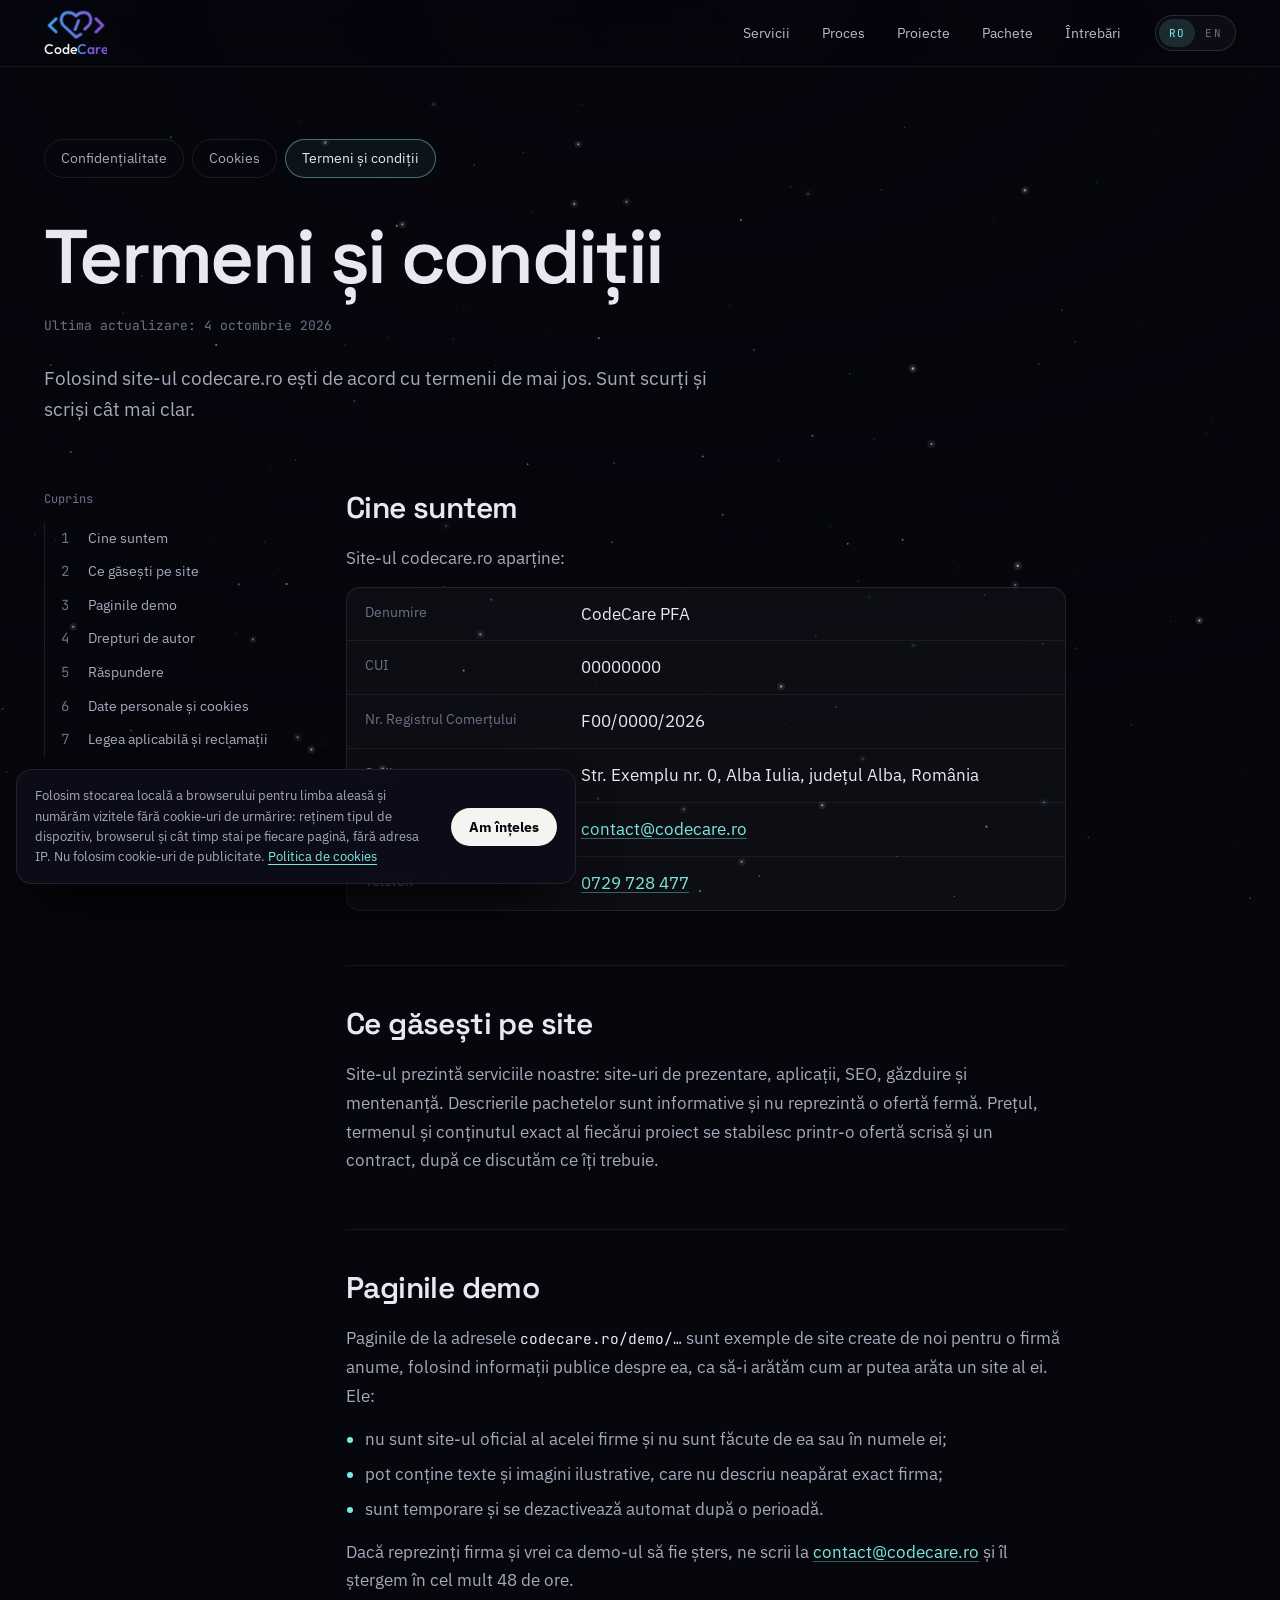
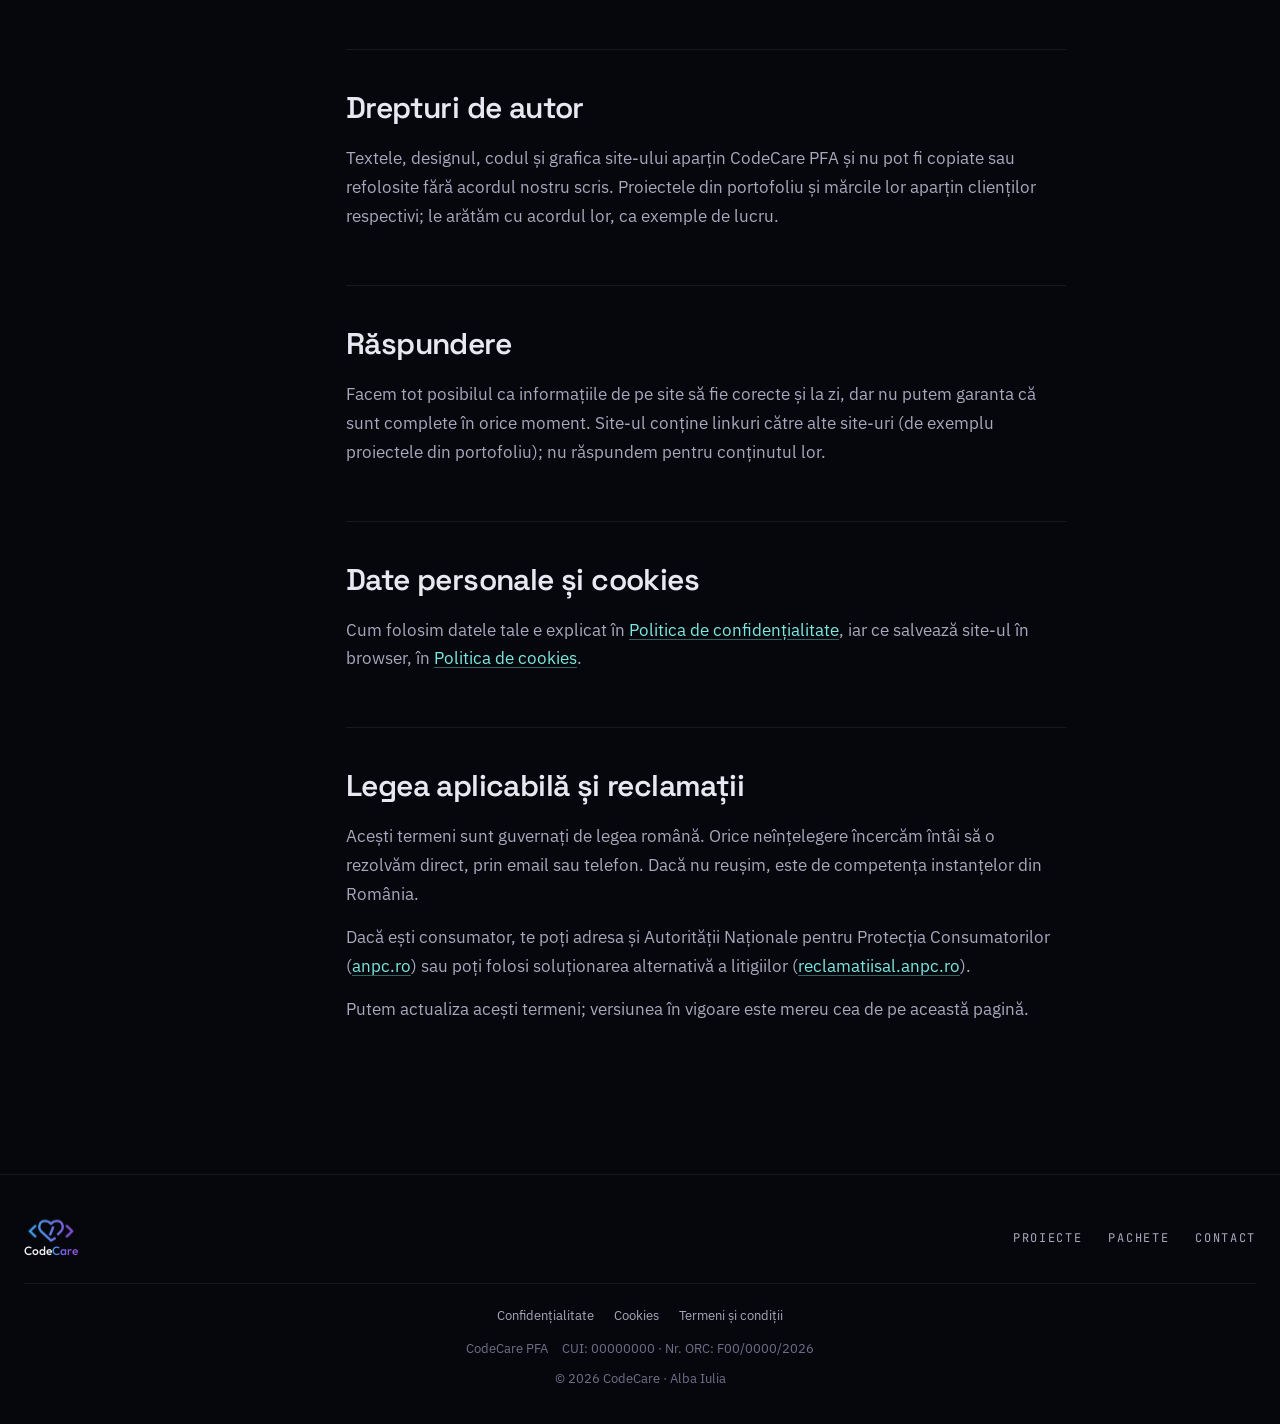
<file: termeni.html>
<!DOCTYPE html>
<html lang="ro">

<head>
    <meta charset="UTF-8">
    <meta name="viewport" content="width=device-width, initial-scale=1.0">

    <title data-translate="legal_terms_page_title">Termeni și condiții - CodeCare</title>

    <meta name="description" data-translate="legal_terms_page_desc"
        content="Condițiile de folosire a site-ului codecare.ro și a paginilor demo.">

    <link rel="canonical" href="https://codecare.ro/termeni.html">

    <meta name="robots" content="index, follow">

    <meta property="og:type" content="website">
    <meta property="og:url" content="https://codecare.ro/termeni.html">
    <meta property="og:title" content="Termeni și condiții - CodeCare">
    <meta property="og:description" content="Condițiile de folosire a site-ului codecare.ro și a paginilor demo.">
    <meta property="og:image" content="https://codecare.ro/assets/og-image.png">
    <meta property="og:image:width" content="1200">
    <meta property="og:image:height" content="630">
    <meta property="og:image:alt" content="CodeCare - Soluții IT Premium">
    <meta property="og:site_name" content="CodeCare">
    <meta property="og:locale" content="ro_RO">
    <meta name="twitter:card" content="summary_large_image">

    <link rel="icon" type="image/png" href="assets/logo.png">
    <link rel="apple-touch-icon" href="assets/logo.png">
    <meta name="theme-color" content="#06060d">

    <link rel="preconnect" href="https://fonts.googleapis.com">
    <link rel="preconnect" href="https://fonts.gstatic.com" crossorigin>
    <link
        href="https://fonts.googleapis.com/css2?family=Space+Grotesk:wght@400;500;600;700&family=IBM+Plex+Sans:wght@300;400;500&family=JetBrains+Mono:wght@400;500&display=swap"
        rel="stylesheet">
    <link href="https://fonts.googleapis.com/css2?family=Outfit:wght@500&text=CodeCare&display=swap" rel="stylesheet">
    <link rel="stylesheet" href="acasa.css">
    <link rel="stylesheet" href="legal.css">
</head>

<body class="lg-body">
    <div class="cc-progres" id="cc-progres" aria-hidden="true"></div>
    <div class="cc-vigneta" aria-hidden="true"></div>
    <canvas class="cc-stele" id="cc-stele" aria-hidden="true"></canvas>

    <nav class="navbar" role="navigation" aria-label="Main navigation">
        <div class="nav-container">
            <a href="index.html" class="cc-logo cc-marca" aria-label="CodeCare">
                <svg class="cc-semn" viewBox="128 143 244 123" aria-hidden="true" focusable="false">
                    <defs>
                        <linearGradient id="cc-semn-antet" gradientUnits="userSpaceOnUse" x1="135" y1="0" x2="365" y2="0">
                            <stop offset="0" stop-color="#3ba7ef" />
                            <stop offset="1" stop-color="#8c50d4" />
                        </linearGradient>
                    </defs>
                    <g fill="none" stroke="url(#cc-semn-antet)" stroke-width="12.5" stroke-linecap="round" stroke-linejoin="round">
                        <path class="cc-semn-st" d="M166 180 L137.5 207.5 L166 235" />
                        <path class="cc-semn-dr" d="M334 180 L362.5 207.5 L334 235" />
                        <g class="cc-semn-bataie">
                            <path class="cc-semn-inima" pathLength="1" d="M287 223 L303 208 C318 193 316 153 282 153 C266 153 256 161 250 168 C244 161 234 153 218 153 C184 153 182 193 197 208 L250 257 L270 245" />
                            <path class="cc-semn-slash" d="M261 187.5 L246 225" />
                        </g>
                    </g>
                </svg>
                <span class="cc-logo-text">Code<span>Care</span></span>
            </a>

            <ul class="nav-menu">
                <li class="nav-item">
                    <a href="index.html#services" class="nav-link" data-translate="nav_services">Servicii</a>
                </li>
                <li class="nav-item">
                    <a href="index.html#proces" class="nav-link" data-translate="home_nav_process">Proces</a>
                </li>
                <li class="nav-item">
                    <a href="proiecte.html" class="nav-link" data-translate="nav_portfolio">Proiecte</a>
                </li>
                <li class="nav-item">
                    <a href="pachete.html" class="nav-link" data-translate="nav_pricing">Pachete</a>
                </li>
                <li class="nav-item">
                    <a href="index.html#intrebari" class="nav-link" data-translate="home_nav_faq">Întrebări</a>
                </li>
            </ul>

            <div class="language-switch">
                <div class="switch-container">
                    <span class="lang-label" id="lang-ro" role="button" tabindex="0">RO</span>
                    <label class="switch" aria-label="Schimbă limba">
                        <input type="checkbox" id="language-toggle">
                        <span class="slider"></span>
                    </label>
                    <span class="lang-label" id="lang-en" role="button" tabindex="0">EN</span>
                </div>
            </div>

            <div class="hamburger" aria-label="Meniu mobil" role="button">
                <span class="bar"></span>
                <span class="bar"></span>
                <span class="bar"></span>
            </div>
        </div>
    </nav>

    <main class="lg-pagina">
        <header class="lg-cap">
            <nav class="lg-file" aria-label="Legal">
                    <a href="confidentialitate.html" data-translate="footer_privacy">Confidențialitate</a>
                    <a href="cookies.html" data-translate="footer_cookies">Cookies</a>
                    <a href="termeni.html" aria-current="page" data-translate="footer_terms">Termeni și condiții</a>
            </nav>
            <h1 class="lg-titlu" data-translate="legal_terms_title">Termeni și condiții</h1>
            <p class="lg-actualizat" data-translate="legal_updated">Ultima actualizare: 4 octombrie 2026</p>
            <p class="lg-intro" data-translate="legal_terms_intro">Folosind site-ul codecare.ro ești de acord cu termenii de mai jos. Sunt scurți și scriși cât mai clar.</p>
        </header>

        <div class="lg-corp">
            <nav class="lg-cuprins" aria-labelledby="lg-cuprins-titlu">
                <p class="lg-cuprins-titlu" id="lg-cuprins-titlu" data-translate="legal_toc">Cuprins</p>
                <ol>
                        <li><a href="#noi" data-translate="legal_terms_toc_noi">Cine suntem</a></li>
                        <li><a href="#site" data-translate="legal_terms_toc_site">Ce găsești pe site</a></li>
                        <li><a href="#demo" data-translate="legal_terms_toc_demo">Paginile demo</a></li>
                        <li><a href="#proprietate" data-translate="legal_terms_toc_proprietate">Drepturi de autor</a></li>
                        <li><a href="#raspundere" data-translate="legal_terms_toc_raspundere">Răspundere</a></li>
                        <li><a href="#date" data-translate="legal_terms_toc_date">Date personale și cookies</a></li>
                        <li><a href="#lege" data-translate="legal_terms_toc_lege">Legea aplicabilă și reclamații</a></li>
                </ol>
            </nav>

            <article class="lg-text">
                <div class="lg-sectiune" data-translate="legal_terms_noi">
<h2 id="noi">Cine suntem</h2>
<p>Site-ul codecare.ro aparține:</p><ul class="lg-date">
<li><span>Denumire</span> CodeCare PFA</li>
<li><span>CUI</span> 00000000</li>
<li><span>Nr. Registrul Comerțului</span> F00/0000/2026</li>
<li><span>Sediu</span> Str. Exemplu nr. 0, Alba Iulia, județul Alba, România</li>
<li><span>Email</span> <a href="mailto:contact@codecare.ro">contact@codecare.ro</a></li>
<li><span>Telefon</span> <a href="tel:+40729728477">0729 728 477</a></li>
</ul>
                </div>
                <div class="lg-sectiune" data-translate="legal_terms_site">
<h2 id="site">Ce găsești pe site</h2>
<p>Site-ul prezintă serviciile noastre: site-uri de prezentare, aplicații, SEO, găzduire și mentenanță. Descrierile pachetelor sunt informative și nu reprezintă o ofertă fermă. Prețul, termenul și conținutul exact al fiecărui proiect se stabilesc printr-o ofertă scrisă și un contract, după ce discutăm ce îți trebuie.</p>
                </div>
                <div class="lg-sectiune" data-translate="legal_terms_demo">
<h2 id="demo">Paginile demo</h2>
<p>Paginile de la adresele <code>codecare.ro/demo/…</code> sunt exemple de site create de noi pentru o firmă anume, folosind informații publice despre ea, ca să-i arătăm cum ar putea arăta un site al ei. Ele:</p>
<ul>
<li>nu sunt site-ul oficial al acelei firme și nu sunt făcute de ea sau în numele ei;</li>
<li>pot conține texte și imagini ilustrative, care nu descriu neapărat exact firma;</li>
<li>sunt temporare și se dezactivează automat după o perioadă.</li>
</ul>
<p>Dacă reprezinți firma și vrei ca demo-ul să fie șters, ne scrii la <a href="mailto:contact@codecare.ro">contact@codecare.ro</a> și îl ștergem în cel mult 48 de ore.</p>
                </div>
                <div class="lg-sectiune" data-translate="legal_terms_proprietate">
<h2 id="proprietate">Drepturi de autor</h2>
<p>Textele, designul, codul și grafica site-ului aparțin CodeCare PFA și nu pot fi copiate sau refolosite fără acordul nostru scris. Proiectele din portofoliu și mărcile lor aparțin clienților respectivi; le arătăm cu acordul lor, ca exemple de lucru.</p>
                </div>
                <div class="lg-sectiune" data-translate="legal_terms_raspundere">
<h2 id="raspundere">Răspundere</h2>
<p>Facem tot posibilul ca informațiile de pe site să fie corecte și la zi, dar nu putem garanta că sunt complete în orice moment. Site-ul conține linkuri către alte site-uri (de exemplu proiectele din portofoliu); nu răspundem pentru conținutul lor.</p>
                </div>
                <div class="lg-sectiune" data-translate="legal_terms_date">
<h2 id="date">Date personale și cookies</h2>
<p>Cum folosim datele tale e explicat în <a href="confidentialitate.html">Politica de confidențialitate</a>, iar ce salvează site-ul în browser, în <a href="cookies.html">Politica de cookies</a>.</p>
                </div>
                <div class="lg-sectiune" data-translate="legal_terms_lege">
<h2 id="lege">Legea aplicabilă și reclamații</h2>
<p>Acești termeni sunt guvernați de legea română. Orice neînțelegere încercăm întâi să o rezolvăm direct, prin email sau telefon. Dacă nu reușim, este de competența instanțelor din România.</p>
<p>Dacă ești consumator, te poți adresa și Autorității Naționale pentru Protecția Consumatorilor (<a href="https://anpc.ro" target="_blank" rel="noopener">anpc.ro</a>) sau poți folosi soluționarea alternativă a litigiilor (<a href="https://reclamatiisal.anpc.ro" target="_blank" rel="noopener">reclamatiisal.anpc.ro</a>).</p>
<p>Putem actualiza acești termeni; versiunea în vigoare este mereu cea de pe această pagină.</p>
                </div>
            </article>
        </div>
    </main>

    <footer class="cc-subsol">
        <div class="cc-subsol-interior">
            <a href="index.html" class="cc-logo cc-logo--mic cc-marca" aria-label="CodeCare">
                <svg class="cc-semn" viewBox="128 143 244 123" aria-hidden="true" focusable="false">
                    <defs>
                        <linearGradient id="cc-semn-subsol" gradientUnits="userSpaceOnUse" x1="135" y1="0" x2="365" y2="0">
                            <stop offset="0" stop-color="#3ba7ef" />
                            <stop offset="1" stop-color="#8c50d4" />
                        </linearGradient>
                    </defs>
                    <g fill="none" stroke="url(#cc-semn-subsol)" stroke-width="12.5" stroke-linecap="round" stroke-linejoin="round">
                        <path class="cc-semn-st" d="M166 180 L137.5 207.5 L166 235" />
                        <path class="cc-semn-dr" d="M334 180 L362.5 207.5 L334 235" />
                        <g class="cc-semn-bataie">
                            <path class="cc-semn-inima" pathLength="1" d="M287 223 L303 208 C318 193 316 153 282 153 C266 153 256 161 250 168 C244 161 234 153 218 153 C184 153 182 193 197 208 L250 257 L270 245" />
                            <path class="cc-semn-slash" d="M261 187.5 L246 225" />
                        </g>
                    </g>
                </svg>
                <span class="cc-logo-text">Code<span>Care</span></span>
            </a>
            <nav class="cc-subsol-linkuri" aria-label="Footer">
                <a href="proiecte.html" data-translate="footer_portfolio">Proiecte</a>
                <a href="pachete.html" data-translate="footer_pricing">Pachete</a>
                <a href="index.html#contact" data-translate="footer_contact">Contact</a>
            </nav>
            <div class="footer-bottom">
                <nav class="footer-legal-linkuri" aria-label="Legal">
                    <a href="confidentialitate.html" data-translate="footer_privacy">Confidențialitate</a>
                    <a href="cookies.html" data-translate="footer_cookies">Cookies</a>
                    <a href="termeni.html" data-translate="footer_terms">Termeni și condiții</a>
                </nav>
                <p class="footer-legal">
                    <span data-translate="footer_legal_name">CodeCare PFA</span>
                    <span data-translate="footer_legal_ids">CUI: 00000000 · Nr. ORC: F00/0000/2026</span>
                </p>
                <p data-translate="footer_copyright">© 2026 CodeCare · Alba Iulia</p>
            </div>
        </div>
    </footer>

    <script src="scripts.js"></script>
    <script src="acasa.js"></script>
</body>

</html>
</file>
<file: acasa.css>
/*
 * Prima pagina (index.html), refacuta dupa designul „CodeCare Homepage v2"
 * din Claude Design.
 *
 * Designul comun al site-ului: il incarca toate cele trei pagini (prima
 * pagina, pachete.html si proiecte.html), fiecare cu stilurile ei deasupra.
 * O regula `cc-` a carei clasa nu apare pe o pagina pur si simplu nu se aplica acolo.
 *
 * scripts.js e comun tuturor paginilor si cauta clase precise — .navbar,
 * .nav-menu, .nav-link, .hamburger, .language-switch, .contact-form,
 * .form-group, .custom-select-*, .form-confirm, .notification — asa ca ele
 * sunt stilizate tot aici, in limbajul vizual al designului.
 *
 * Trei clase pe <html>, puse de acasa.js:
 *   .cc-gata       JavaScript-ul ruleaza; abia atunci ascundem ce se anima.
 *                  Fara el, pagina e statica si intreaga.
 *   .cc-static     „miscare redusa" din sistem: fara animatii, fara hero lung.
 *   .cc-incarcare  incarcatorul de la prima vizita din sesiune.
 */

:root {
    --nav-height: 66px;

    --cc-fundal: #06060d;
    --cc-fundal-hero: #04040a;
    --cc-suprafata: rgba(255, 255, 255, .03);
    --cc-suprafata-grad: linear-gradient(160deg, rgba(255, 255, 255, .055), rgba(255, 255, 255, .015));
    --cc-chenar: rgba(255, 255, 255, .09);
    --cc-chenar-hover: rgba(124, 233, 224, .45);

    --cc-text: #e8e8f2;
    --cc-text-2: #a8a8bd;
    --cc-text-estompat: #9d9db4;
    --cc-text-slab: #6f6f8a;

    --cc-turcoaz: #7ce9e0;
    --cc-violet: #a078ff;
    --cc-gradient: linear-gradient(96deg, #7ce9e0, #a078ff);
    --cc-gradient-nr: linear-gradient(160deg, #7ce9e0, #a078ff);
    --cc-alb-cald: #f4f4f0;

    --cc-ease: cubic-bezier(.16, 1, .3, 1);

    --cc-font-titlu: 'Space Grotesk', system-ui, sans-serif;
    --cc-font-text: 'IBM Plex Sans', system-ui, sans-serif;
    --cc-font-mono: 'JetBrains Mono', ui-monospace, monospace;

    --cc-latime: 1240px;
}

@media (max-width: 820px) {
    :root {
        --nav-height: 60px;
    }
}

/* ==================== baza ==================== */

*,
*::before,
*::after {
    box-sizing: border-box;
}

html {
    scroll-behavior: smooth;
    /* `clip`, nu `hidden`: `hidden` pe radacina ar rupe position: sticky,
       de care depind hero-ul, procesul si proiectele. */
    overflow-x: clip;
    scroll-padding-top: calc(var(--nav-height) + 1rem);
}

body {
    margin: 0;
    background: var(--cc-fundal);
    color: var(--cc-text);
    font-family: var(--cc-font-text);
    font-size: 16px;
    line-height: 1.5;
    -webkit-font-smoothing: antialiased;
}

img {
    max-width: 100%;
    display: block;
}

a {
    color: var(--cc-turcoaz);
    text-decoration: none;
}

a:hover {
    color: #fff;
}

::selection {
    background: var(--cc-turcoaz);
    color: var(--cc-fundal);
}

:focus-visible {
    outline: 2px solid var(--cc-turcoaz);
    outline-offset: 3px;
    border-radius: 6px;
}

h1,
h2,
h3 {
    margin: 0;
    font-weight: 700;
}

@keyframes ccMarquee {
    from {
        transform: translateX(0);
    }

    to {
        transform: translateX(-50%);
    }
}

/* ==================== incarcatorul ==================== */

.cc-loader {
    display: none;
}

html.cc-incarcare .cc-loader {
    position: fixed;
    inset: 0;
    z-index: 200;
    background: var(--cc-fundal);
    display: flex;
    flex-direction: column;
    align-items: center;
    justify-content: center;
    gap: 22px;
    transition: opacity .8s ease, visibility .8s;
    /* Plasa de siguranta: daca scriptul se opreste la jumatate, incarcatorul
       dispare singur dupa 4 secunde, in loc sa acopere pagina pentru totdeauna. */
    animation: ccIncarcatorSigur 0s linear 4s forwards;
}

html.cc-incarcare .cc-loader.este-gata {
    opacity: 0;
    visibility: hidden;
    pointer-events: none;
}

@keyframes ccIncarcatorSigur {
    to {
        opacity: 0;
        visibility: hidden;
        pointer-events: none;
    }
}

/* In incarcator semnul se deseneaza mare, iar textul apare abia dupa ce
   inima a batut; in antet si in subsol textul sta pe loc tot timpul. */
.cc-marca--mare {
    gap: clamp(12px, 2.4vh, 20px);
}

.cc-marca--mare .cc-semn {
    width: clamp(150px, 36vw, 240px);
}

.cc-marca--mare .cc-logo-text {
    font-size: clamp(36px, 8vw, 58px);
    letter-spacing: -.01em;
    animation: ccLogoText .6s cubic-bezier(.2, .8, .2, 1) 1.15s both;
}

@keyframes ccLogoText {
    from {
        opacity: 0;
        transform: translateY(10px);
    }

    to {
        opacity: 1;
        transform: none;
    }
}

/* ==================== fundalul ==================== */

.cc-progres {
    position: fixed;
    top: 0;
    left: 0;
    height: 2px;
    width: 0;
    z-index: 120;
    background: var(--cc-gradient);
    box-shadow: 0 0 14px rgba(124, 233, 224, .7);
    pointer-events: none;
}

.cc-pete,
.cc-vigneta,
.cc-stele {
    position: fixed;
    inset: 0;
    z-index: -2;
    pointer-events: none;
}

.cc-pete {
    width: 100%;
    height: 100%;
    filter: blur(54px) saturate(150%);
    opacity: .55;
}

.cc-vigneta {
    background: radial-gradient(120% 90% at 50% 0%, rgba(6, 6, 13, 0) 0%, rgba(6, 6, 13, .72) 60%, #06060d 100%);
}

/* Stelele din fundal (le deseneaza acasa.js), in locul grilei de patrate.
   Dupa vigneta in HTML, ca ea sa nu le stinga. */
.cc-stele {
    width: 100%;
    height: 100%;
}

.cc-lumina {
    position: fixed;
    top: 0;
    left: 0;
    width: 520px;
    height: 520px;
    margin: -260px 0 0 -260px;
    z-index: -1;
    pointer-events: none;
    border-radius: 50%;
    background: radial-gradient(circle, rgba(124, 233, 224, .13) 0%, rgba(160, 120, 255, .07) 40%, transparent 70%);
    transform: translate3d(-700px, -700px, 0);
    transition: transform .18s cubic-bezier(.2, .8, .2, 1);
}

@media (max-width: 820px),
(hover: none) {
    .cc-lumina {
        display: none;
    }
}

/* ==================== antetul ==================== */

.navbar {
    position: sticky;
    top: 0;
    z-index: 50;
    background: rgba(6, 6, 13, .62);
    -webkit-backdrop-filter: blur(14px);
    backdrop-filter: blur(14px);
    border-bottom: 1px solid rgba(255, 255, 255, .07);
    transition: background .3s;
}

.navbar.scrolled {
    background: rgba(6, 6, 13, .78);
}

.nav-container {
    max-width: var(--cc-latime);
    height: var(--nav-height);
    margin: 0 auto;
    padding: 0 24px;
    display: flex;
    align-items: center;
    gap: 20px;
}

/* Semnul din assets/logo.png, redesenat ca SVG ca inima, slash-ul si
   parantezele sa se poata anima separat. Textul e text real, in Outfit —
   fontul cel mai apropiat de cel din PNG, cerut doar pentru literele din
   „CodeCare” (parametrul `text=`), deci cativa kilobytes. PNG-ul ramane
   pentru favicon si pentru previzualizari. */
.cc-marca {
    display: flex;
    flex-direction: column;
    align-items: center;
    gap: 3px;
    line-height: 1;
}

.cc-logo {
    flex: none;
    color: #fff;
}

.cc-logo:hover {
    color: #fff;
}

.cc-semn {
    display: block;
    width: 58px;
    height: auto;
    aspect-ratio: 244 / 123;
    overflow: visible;
}

.cc-logo-text {
    font-family: 'Outfit', var(--cc-font-titlu);
    font-weight: 500;
    font-size: 14px;
    letter-spacing: -.005em;
    color: #f2f2f2;
    white-space: nowrap;
}

.cc-logo-text span {
    background: linear-gradient(90deg, #3ba7ef, #7a5ee8 45%, #8c50d4);
    -webkit-background-clip: text;
    background-clip: text;
    color: transparent;
}

@media (max-width: 820px) {
    .navbar .cc-semn {
        width: 50px;
    }

    .navbar .cc-logo-text {
        font-size: 13px;
    }
}

/*
 * Animatia semnului, ~1,9 s: inima se traseaza, parantezele vin din lateral,
 * slash-ul cade in mijloc, apoi inima bate o data. `pathLength="1"` pe inima
 * face ca dash-ul sa mearga de la 1 la 0 indiferent de lungimea reala.
 * Fara clasa, semnul e desenat complet — asa ramane si fara JavaScript.
 * `--asteapta` il ascunde pana porneste animatia (subsolul, pana ajunge pe ecran).
 */
.cc-semn--asteapta .cc-semn-inima,
.cc-semn--anim .cc-semn-inima {
    stroke-dasharray: 1 1;
}

.cc-semn--asteapta .cc-semn-inima {
    stroke-dashoffset: 1;
}

.cc-semn--asteapta .cc-semn-inima,
.cc-semn--asteapta .cc-semn-st,
.cc-semn--asteapta .cc-semn-dr,
.cc-semn--asteapta .cc-semn-slash {
    opacity: 0;
}

.cc-semn-bataie {
    transform-box: fill-box;
    transform-origin: 50% 55%;
}

.cc-semn--anim .cc-semn-inima {
    animation: ccSemnDesen .9s cubic-bezier(.65, 0, .35, 1) both;
}

.cc-semn--anim .cc-semn-st {
    animation: ccSemnStanga .55s cubic-bezier(.2, .8, .2, 1) .45s both;
}

.cc-semn--anim .cc-semn-dr {
    animation: ccSemnDreapta .55s cubic-bezier(.2, .8, .2, 1) .45s both;
}

.cc-semn--anim .cc-semn-slash {
    animation: ccSemnSlash .45s cubic-bezier(.3, 1.5, .5, 1) .8s both;
}

.cc-semn--anim .cc-semn-bataie {
    animation: ccSemnBataie .65s ease-in-out 1.2s both;
}

@keyframes ccSemnDesen {
    0% {
        stroke-dashoffset: 1;
        opacity: 0;
    }

    6% {
        opacity: 1;
    }

    100% {
        stroke-dashoffset: 0;
        opacity: 1;
    }
}

@keyframes ccSemnStanga {
    from {
        opacity: 0;
        transform: translateX(-34px);
    }

    to {
        opacity: 1;
        transform: none;
    }
}

@keyframes ccSemnDreapta {
    from {
        opacity: 0;
        transform: translateX(34px);
    }

    to {
        opacity: 1;
        transform: none;
    }
}

@keyframes ccSemnSlash {
    from {
        opacity: 0;
        transform: translateY(-38px);
    }

    to {
        opacity: 1;
        transform: none;
    }
}

@keyframes ccSemnBataie {
    0%,
    100% {
        transform: scale(1);
    }

    25% {
        transform: scale(1.13);
    }

    45% {
        transform: scale(.98);
    }

    65% {
        transform: scale(1.06);
    }
}

.nav-menu {
    margin: 0 0 0 auto;
    padding: 0;
    list-style: none;
    display: flex;
    gap: 4px;
    font-size: 14px;
}

.nav-link {
    display: block;
    padding: 9px 14px;
    border-radius: 999px;
    color: #b9b9cc;
    white-space: nowrap;
    transition: background .3s, color .3s;
}

.nav-link:hover,
.nav-link.active {
    background: rgba(255, 255, 255, .07);
    color: #fff;
}

/* Comutatorul de limba: scripts.js il cauta dupa id, intr-un singur exemplar.
   Designul nu il avea; aici e o pastila RO | EN pe toate latimile, iar
   checkbox-ul ramane in pagina doar pentru scripts.js si cititoarele de ecran. */
.language-switch {
    flex: none;
}

.switch-container {
    display: flex;
    align-items: center;
    padding: 3px;
    border-radius: 999px;
    border: 1px solid rgba(255, 255, 255, .12);
    background: rgba(255, 255, 255, .03);
    font-family: var(--cc-font-mono);
    font-size: 11px;
    letter-spacing: .12em;
}

.lang-label {
    padding: 6px 10px;
    border-radius: 999px;
    color: var(--cc-text-slab);
    cursor: pointer;
    user-select: none;
    transition: background .3s, color .3s;
}

.lang-label:hover {
    color: #fff;
}

.lang-label.active {
    background: rgba(124, 233, 224, .14);
    color: var(--cc-turcoaz);
}

.switch {
    position: absolute;
    width: 1px;
    height: 1px;
    overflow: hidden;
    clip-path: inset(50%);
    white-space: nowrap;
}

.hamburger {
    display: none;
    flex: none;
    flex-direction: column;
    justify-content: center;
    gap: 5px;
    width: 42px;
    height: 42px;
    padding: 10px;
    border-radius: 12px;
    border: 1px solid rgba(255, 255, 255, .12);
    cursor: pointer;
}

.hamburger .bar {
    display: block;
    height: 2px;
    border-radius: 2px;
    background: var(--cc-text);
    transition: transform .35s var(--cc-ease), opacity .25s;
}

.hamburger.active .bar:nth-child(1) {
    transform: translateY(7px) rotate(45deg);
}

.hamburger.active .bar:nth-child(2) {
    opacity: 0;
}

.hamburger.active .bar:nth-child(3) {
    transform: translateY(-7px) rotate(-45deg);
}

@media (max-width: 1040px) {
    .nav-container {
        gap: 14px;
    }

    .nav-link {
        padding: 8px 10px;
        font-size: 13px;
    }
}

@media (max-width: 820px) {
    .nav-container {
        gap: 10px;
        padding: 0 16px;
    }

    .cc-logo {
        margin-right: auto;
    }

    .hamburger {
        display: flex;
    }

    /* Cu meniul deschis, scripts.js fixeaza body-ul la `top: -scrollY` ca
       pagina sa nu se mai derulze. Un antet sticky pleaca odata cu body-ul,
       deci pe Safari antetul si meniul (pozitionat fata de el) ajungeau
       deasupra ecranului: atingeai hamburgerul si nu aparea nimic. Fixat pe
       ecran cat timp meniul e deschis, antetul ramane unde e. */
    .navbar:has(.nav-menu.active) {
        position: fixed;
        left: 0;
        right: 0;
    }

    /* Meniul de telefon. .navbar are backdrop-filter, deci e bloc continator
       pentru elementele fixed: `top` se masoara de la antet. */
    .nav-menu {
        position: fixed;
        top: var(--nav-height);
        left: 0;
        right: 0;
        height: calc(100vh - var(--nav-height));
        height: calc(100svh - var(--nav-height));
        margin: 0;
        padding: 24px 16px 32px;
        flex-direction: column;
        gap: 6px;
        overflow-y: auto;
        /* Opac: cu .97, titlul hero-ului se vedea limpede prin meniu. */
        background: var(--cc-fundal);
        font-family: var(--cc-font-titlu);
        font-size: 22px;
        opacity: 0;
        visibility: hidden;
        transform: translateY(-8px);
        transition: opacity .35s var(--cc-ease), transform .35s var(--cc-ease), visibility .35s;
    }

    .nav-menu.active {
        opacity: 1;
        visibility: visible;
        transform: none;
    }

    .nav-link {
        padding: 14px 16px;
        border-radius: 14px;
        font-size: 22px;
        color: var(--cc-text);
    }
}

/* ==================== aparitia la derulare ==================== */

/*
 * Animatie, nu tranzitie, si pe `translate`/`scale`, nu pe `transform`: cardurile
 * au propriul `transform` la hover, iar o regula de aparitie pe `transform` l-ar
 * fi anulat pentru totdeauna (valorile unei animatii `both` bat declaratiile
 * obisnuite).
 */
@keyframes ccApare {
    from {
        opacity: 0;
        translate: 0 34px;
        scale: .99;
        filter: blur(6px);
    }

    to {
        opacity: 1;
        translate: 0 0;
        scale: 1;
        filter: none;
    }
}

html.cc-gata:not(.cc-static) [data-reveal] {
    opacity: 0;
}

html.cc-gata:not(.cc-static) [data-reveal].este-vizibil {
    animation: ccApare .85s var(--cc-ease) both;
}

/* ==================== hero ==================== */

.cc-intro {
    position: relative;
    height: 100vh;
}

html.cc-gata .cc-intro {
    height: 620vh;
}

.cc-intro-scena {
    position: sticky;
    top: 0;
    height: 100vh;
    overflow: hidden;
    display: grid;
    place-items: center;
    background: var(--cc-fundal-hero);
}

.cc-intro-stage {
    position: absolute;
    inset: 0;
    z-index: 2;
}

/* Fundalul de la finalul hero-ului. Titlul aparea pe negru gol; acum iese
   dintr-o lumina turcoaz-violet, printre stele. Se aprinde
   odata cu deschiderea portalului — opacitatea o seteaza acasa.js — iar fara
   JavaScript sau cu miscare redusa sta aprins de la inceput. */
.cc-intro-fundal {
    position: absolute;
    inset: 0;
    z-index: 0;
    opacity: 0;
    overflow: hidden;
    pointer-events: none;
    background:
        radial-gradient(55% 50% at 50% 55%, rgba(124, 233, 224, .16), transparent 70%),
        radial-gradient(42% 45% at 24% 32%, rgba(160, 120, 255, .22), transparent 72%),
        radial-gradient(38% 40% at 78% 70%, rgba(255, 158, 205, .10), transparent 70%),
        var(--cc-fundal);
}

.cc-intro-fundal::before {
    content: '';
    position: absolute;
    inset: -20%;
    background:
        radial-gradient(30% 30% at 35% 40%, rgba(124, 233, 224, .14), transparent 70%),
        radial-gradient(28% 28% at 65% 62%, rgba(160, 120, 255, .16), transparent 70%);
    filter: blur(20px);
    animation: ccAurora 18s ease-in-out infinite alternate;
}

/* Stele statice, pentru cand hero-ul 3D nu ruleaza (fara WebGL, fara
   JavaScript, miscare redusa). Doua straturi, fiecare cu stelele imprastiate
   in aceeasi placa: cu o singura stea pe placa, ele se aliniau in randuri
   drepte. Placile au laturi diferite, ca repetitia sa nu se vada. In centru
   sunt mai stinse, sub titlu. Cu scena 3D pornita (`cc-hero-3d`) stelele
   reale le inlocuiesc. */
.cc-intro-fundal::after {
    content: '';
    position: absolute;
    inset: 0;
    background-image:
        radial-gradient(1.5px 1.5px at 23px 41px, rgba(255, 255, 255, .75), transparent),
        radial-gradient(1px 1px at 131px 17px, rgba(255, 255, 255, .5), transparent),
        radial-gradient(1.5px 1.5px at 277px 96px, rgba(124, 233, 224, .7), transparent),
        radial-gradient(1px 1px at 68px 188px, rgba(255, 255, 255, .45), transparent),
        radial-gradient(2px 2px at 204px 233px, rgba(255, 255, 255, .6), transparent),
        radial-gradient(1px 1px at 301px 279px, rgba(255, 255, 255, .5), transparent),
        radial-gradient(1px 1px at 157px 142px, rgba(255, 255, 255, .4), transparent),
        radial-gradient(1px 1px at 41px 29px, rgba(255, 255, 255, .45), transparent),
        radial-gradient(1.5px 1.5px at 188px 71px, rgba(170, 135, 255, .65), transparent),
        radial-gradient(1px 1px at 96px 163px, rgba(255, 255, 255, .5), transparent),
        radial-gradient(1.5px 1.5px at 239px 207px, rgba(255, 255, 255, .6), transparent),
        radial-gradient(1px 1px at 12px 241px, rgba(124, 233, 224, .5), transparent);
    background-size: 317px 317px, 317px 317px, 317px 317px, 317px 317px, 317px 317px, 317px 317px, 317px 317px,
        263px 263px, 263px 263px, 263px 263px, 263px 263px, 263px 263px;
    -webkit-mask-image: radial-gradient(40% 32% at 50% 50%, rgba(0, 0, 0, .25), #000 90%);
    mask-image: radial-gradient(40% 32% at 50% 50%, rgba(0, 0, 0, .25), #000 90%);
    transition: opacity .6s;
}

html.cc-hero-3d .cc-intro-fundal::after {
    opacity: 0;
}

@keyframes ccAurora {
    from {
        transform: translate3d(-4%, -3%, 0) scale(1);
    }

    to {
        transform: translate3d(4%, 3%, 0) scale(1.08);
    }
}

html:not(.cc-gata) .cc-intro-fundal,
html.cc-static .cc-intro-fundal {
    opacity: 1;
}

.cc-intro-rezerva {
    position: absolute;
    inset: 0;
    z-index: 1;
    display: grid;
    place-items: center;
    padding: 0 24px;
    transition: opacity .8s ease;
}

.cc-intro-rezerva pre {
    margin: 0;
    font-family: var(--cc-font-mono);
    font-size: clamp(13px, 2.1vw, 26px);
    line-height: 1.9;
    color: #edede8;
    letter-spacing: -.01em;
}

.cc-intro-continut {
    position: absolute;
    inset: 0;
    z-index: 4;
    display: flex;
    flex-direction: column;
    align-items: center;
    justify-content: center;
    text-align: center;
    padding: var(--nav-height) 24px 0;
}

html.cc-gata .cc-intro-continut {
    opacity: 0;
    pointer-events: none;
}

.cc-intro-intra,
.cc-intro-indiciu {
    position: absolute;
    left: 0;
    right: 0;
    z-index: 5;
    text-align: center;
    font-family: var(--cc-font-mono);
    letter-spacing: .26em;
    pointer-events: none;
}

.cc-intro-intra {
    bottom: 96px;
    font-size: 12px;
    color: #cfcfc9;
    opacity: 0;
}

.cc-intro-indiciu {
    bottom: 44px;
    font-size: 11px;
    color: #6f6f77;
}

/* Fara JavaScript nu exista nici animatie: ramane titlul, pe un singur ecran. */
html:not(.cc-gata) .cc-intro-rezerva,
html:not(.cc-gata) .cc-intro-intra,
html:not(.cc-gata) .cc-intro-indiciu {
    display: none;
}

html.cc-static .cc-intro {
    height: 100vh;
}

html.cc-static .cc-intro-stage,
html.cc-static .cc-intro-rezerva,
html.cc-static .cc-intro-intra,
html.cc-static .cc-intro-indiciu {
    display: none;
}

html.cc-static .cc-intro-continut {
    opacity: 1 !important;
    pointer-events: auto !important;
    filter: none !important;
    clip-path: none !important;
    transform: none !important;
}

.cc-hero-titlu {
    font-family: var(--cc-font-titlu);
    font-weight: 700;
    font-size: clamp(40px, 7.6vw, 108px);
    line-height: .95;
    letter-spacing: -.045em;
    color: var(--cc-alb-cald);
    text-wrap: balance;
}

.cc-hero-sub {
    max-width: 580px;
    margin: 22px auto 0;
    font-size: clamp(15px, 1.9vw, 19px);
    line-height: 1.55;
    color: #9c9ca6;
}

.cc-hero-butoane {
    display: flex;
    flex-wrap: wrap;
    justify-content: center;
    gap: 14px;
    margin-top: 34px;
}

.cc-btn {
    display: inline-block;
    padding: 16px 30px;
    border-radius: 999px;
    font-weight: 600;
    font-size: 16px;
    transition: transform .3s, box-shadow .3s, background .3s;
}

.cc-btn--alb {
    background: var(--cc-alb-cald);
    color: var(--cc-fundal);
    font-weight: 700;
}

.cc-btn--alb:hover {
    color: var(--cc-fundal);
    transform: translateY(-3px);
    box-shadow: 0 18px 50px -14px rgba(244, 244, 240, .4);
}

.cc-btn--contur {
    border: 1px solid rgba(255, 255, 255, .22);
    color: var(--cc-text);
}

.cc-btn--contur:hover {
    color: #fff;
    background: rgba(255, 255, 255, .08);
    transform: translateY(-3px);
}

@media (max-width: 480px) {
    .cc-hero-butoane {
        width: 100%;
        flex-direction: column;
    }

    .cc-hero-butoane .cc-btn {
        text-align: center;
    }
}

/* ==================== benzile care curg ==================== */

.cc-banda {
    overflow: hidden;
    border-top: 1px solid rgba(255, 255, 255, .07);
    border-bottom: 1px solid rgba(255, 255, 255, .07);
    padding: 16px 0;
    background: rgba(255, 255, 255, .02);
}

.cc-banda-pista {
    display: flex;
    gap: 48px;
    width: max-content;
    white-space: nowrap;
    animation: ccMarquee 28s linear infinite;
    font-family: var(--cc-font-mono);
    font-size: 13px;
    color: var(--cc-text-slab);
    letter-spacing: .1em;
}

.cc-banda--mare {
    padding: 26px 0;
    background: none;
}

.cc-banda--mare .cc-banda-pista {
    gap: 40px;
    animation-duration: 22s;
    font-family: var(--cc-font-titlu);
    font-weight: 700;
    font-size: clamp(38px, 7vw, 84px);
    letter-spacing: -.04em;
    color: transparent;
    -webkit-text-stroke: 1px rgba(124, 233, 224, .45);
}

/* ==================== sectiuni comune ==================== */

.cc-sectiune {
    max-width: var(--cc-latime);
    margin: 0 auto;
    padding: 110px 24px;
}

.cc-eticheta {
    font-family: var(--cc-font-mono);
    font-size: 12px;
    color: var(--cc-turcoaz);
    letter-spacing: .18em;
}

.cc-titlu {
    margin: 16px 0 0;
    font-family: var(--cc-font-titlu);
    font-size: clamp(32px, 5vw, 58px);
    line-height: 1.04;
    letter-spacing: -.035em;
    color: var(--cc-text);
    text-wrap: balance;
}

.cc-cap {
    max-width: 720px;
}

.cc-cap--lat {
    max-width: 760px;
}

.cc-cap-text {
    margin: 14px 0 0;
    color: var(--cc-text-2);
    font-size: 17px;
    line-height: 1.6;
}

.cc-link-mono {
    font-family: var(--cc-font-mono);
    font-size: 13px;
    border-bottom: 1px solid rgba(124, 233, 224, .4);
    padding-bottom: 4px;
    white-space: nowrap;
}

.cc-cap-rand {
    display: flex;
    flex-wrap: wrap;
    align-items: flex-end;
    justify-content: space-between;
    gap: 20px;
}

@media (max-width: 820px) {
    .cc-sectiune {
        padding: 80px 20px;
    }
}

/* ==================== 01 servicii ==================== */

/* Trei pe rand, fix: cu auto-fit, la 1240px intrau patru si ramaneau doua
   singure pe randul al doilea. */
.cc-servicii {
    display: grid;
    grid-template-columns: repeat(3, minmax(0, 1fr));
    gap: 18px;
    margin-top: 48px;
}

@media (max-width: 980px) {
    .cc-servicii {
        grid-template-columns: repeat(2, minmax(0, 1fr));
    }
}

@media (max-width: 620px) {
    .cc-servicii {
        grid-template-columns: 1fr;
    }
}

.cc-serviciu {
    position: relative;
    padding: 28px;
    border-radius: 20px;
    border: 1px solid var(--cc-chenar);
    background: var(--cc-suprafata-grad);
    overflow: hidden;
    transition: transform .35s var(--cc-ease), border-color .35s, box-shadow .35s;
}

.cc-serviciu:hover {
    transform: translateY(-8px);
    border-color: var(--cc-chenar-hover);
    box-shadow: 0 30px 60px -30px rgba(124, 233, 224, .5);
}

.cc-serviciu-nr {
    font-family: var(--cc-font-mono);
    font-size: 12px;
    color: var(--cc-turcoaz);
}

.cc-serviciu h3 {
    margin: 14px 0 10px;
    font-family: var(--cc-font-titlu);
    font-size: 22px;
    letter-spacing: -.02em;
}

.cc-serviciu p {
    margin: 0 0 18px;
    color: var(--cc-text-estompat);
    font-size: 15px;
    line-height: 1.6;
}

.cc-puncte {
    list-style: none;
    padding: 0;
    margin: 0;
    display: flex;
    flex-direction: column;
    gap: 8px;
}

.cc-puncte li {
    display: flex;
    align-items: center;
    gap: 10px;
    font-size: 14px;
    color: #c9c9dd;
}

.cc-puncte li::before {
    content: '';
    width: 5px;
    height: 5px;
    border-radius: 50%;
    background: var(--cc-violet);
    flex: none;
}

/* ==================== 02 proces ==================== */

/* Derularea verticala muta pista cu doi pasi pe desktop si cu patru pe telefon;
   320vh da cam un ecran de derulare pentru fiecare pas, fara sa para blocat. */
.cc-proces {
    position: relative;
    height: 320vh;
}

.cc-proces-lipit {
    position: sticky;
    top: 0;
    height: 100vh;
    overflow: hidden;
    display: flex;
    flex-direction: column;
    justify-content: center;
    /* Antetul e lipit si el sus, peste sectiune: fara spatiul lui, eticheta
       „02 / PROCES" ar sta sub bara de navigare. */
    padding: calc(var(--nav-height) + clamp(8px, 2vh, 24px)) 0 clamp(12px, 3vh, 40px);
}

.cc-proces-cap {
    flex: none;
    width: 100%;
    max-width: var(--cc-latime);
    margin: 0 auto;
    padding: 0 24px clamp(12px, 2.6vh, 26px);
}

.cc-proces-titlu {
    margin: clamp(6px, 1.4vh, 12px) 0 0;
    font-family: var(--cc-font-titlu);
    font-size: clamp(24px, 5.2vh, 52px);
    line-height: 1.05;
    letter-spacing: -.035em;
}

.cc-proces-fereastra {
    flex: 1 1 auto;
    min-height: 0;
    width: 100%;
    overflow: hidden;
    /* Pista masoara in cqw, latimea ferestrei fara bara de derulare:
       cu 100vw totul ar fi fost deplasat spre dreapta cu latimea ei. */
    container-type: inline-size;
    display: flex;
    align-items: center;
}

/* Trei pasi umplu exact latimea continutului, aliniati cu titlul sectiunii,
   iar al patrulea si al cincilea intra la derulare. Padding-ul din dreapta e
   egal cu cel din stanga, deci ultimul pas se opreste tot la marginea
   continutului, nu lipit de ecran. */
.cc-proces-pista {
    --pas-gol: 24px;
    --pas-l: clamp(300px, calc((min(100cqw, var(--cc-latime)) - 48px - 2 * var(--pas-gol)) / 3), 400px);
    display: flex;
    align-items: center;
    gap: var(--pas-gol);
    padding: 0 max(24px, calc((100cqw - 3 * var(--pas-l) - 2 * var(--pas-gol)) / 2));
    width: max-content;
    height: 100%;
    will-change: transform;
}

/* Pe telefon un singur pas, centrat, cu marginile vecinilor la vedere. */
@media (max-width: 620px) {
    .cc-proces-pista {
        --pas-gol: 16px;
        --pas-l: min(340px, 84cqw);
        padding: 0 calc((100cqw - var(--pas-l)) / 2);
    }
}

/* Mai scund decat in design: la toata inaltimea ecranului, cardurile aveau
   jumatate de spatiu gol intre descriere si etichete. */
.cc-pas {
    flex: none;
    width: var(--pas-l);
    height: clamp(340px, 50vh, 400px);
    max-height: 100%;
    display: flex;
    flex-direction: column;
    overflow: hidden;
    padding: clamp(14px, 3vh, 28px);
    border-radius: 22px;
    border: 1px solid var(--cc-chenar);
    background: linear-gradient(165deg, rgba(255, 255, 255, .06), rgba(255, 255, 255, .015));
    -webkit-backdrop-filter: blur(8px);
    backdrop-filter: blur(8px);
    transition: border-color .35s, transform .35s var(--cc-ease);
}

.cc-pas:hover {
    border-color: rgba(160, 120, 255, .5);
    transform: translateY(-6px);
}

.cc-pas-cap {
    display: flex;
    align-items: baseline;
    gap: 14px;
}

.cc-pas-nr {
    font-family: var(--cc-font-titlu);
    font-size: clamp(34px, 6vh, 56px);
    font-weight: 700;
    letter-spacing: -.05em;
    background: var(--cc-gradient-nr);
    -webkit-background-clip: text;
    background-clip: text;
    color: transparent;
}

.cc-pas-tag {
    font-family: var(--cc-font-mono);
    font-size: clamp(10px, 1.8vh, 11px);
    color: var(--cc-text-slab);
    letter-spacing: .14em;
}

.cc-pas h3 {
    margin: clamp(8px, 1.6vh, 14px) 0 clamp(6px, 1.2vh, 10px);
    font-family: var(--cc-font-titlu);
    font-size: clamp(19px, 3.4vh, 24px);
    letter-spacing: -.02em;
}

/* Fara flex-shrink: 0, cardul de inaltime fixa strivea descrierea si o taia
   la jumatatea randului, inainte de cele patru randuri permise. */
.cc-pas p {
    flex-shrink: 0;
    margin: 0 0 clamp(10px, 2vh, 18px);
    color: var(--cc-text-estompat);
    font-size: clamp(13px, 2.2vh, 15px);
    line-height: 1.6;
    display: -webkit-box;
    -webkit-line-clamp: 4;
    -webkit-box-orient: vertical;
    overflow: hidden;
}

.cc-chips {
    display: flex;
    flex-wrap: wrap;
    gap: 8px;
    margin-top: auto;
}

.cc-chips span {
    padding: 6px 11px;
    border-radius: 8px;
    background: rgba(124, 233, 224, .09);
    border: 1px solid rgba(124, 233, 224, .2);
    font-family: var(--cc-font-mono);
    font-size: 11px;
    color: var(--cc-turcoaz);
}

.cc-chips--gri span {
    background: rgba(255, 255, 255, .06);
    border-color: transparent;
    color: var(--cc-text-estompat);
}

.cc-proces-jos {
    flex: none;
    width: 100%;
    max-width: var(--cc-latime);
    margin: 0 auto;
    padding: clamp(14px, 3vh, 30px) 24px 0;
    display: flex;
    align-items: center;
    gap: 16px;
}

.cc-proces-bara {
    flex: 1;
    height: 2px;
    background: rgba(255, 255, 255, .1);
    overflow: hidden;
}

.cc-proces-bara>div {
    height: 100%;
    width: 0;
    background: var(--cc-gradient);
}

.cc-proces-jos span {
    font-family: var(--cc-font-mono);
    font-size: 11px;
    color: var(--cc-text-slab);
    letter-spacing: .14em;
}

/* Fara JavaScript sau cu miscare redusa: pasii stau unul sub altul, fara
   derularea pe orizontala (care ar cere JS ca sa se miste). */
html:not(.cc-gata) .cc-proces,
html.cc-static .cc-proces {
    height: auto;
}

html:not(.cc-gata) .cc-proces-lipit,
html.cc-static .cc-proces-lipit {
    position: static;
    height: auto;
    padding: 110px 0;
}

html:not(.cc-gata) .cc-proces-fereastra,
html.cc-static .cc-proces-fereastra {
    overflow: visible;
}

html:not(.cc-gata) .cc-proces-pista,
html.cc-static .cc-proces-pista {
    width: 100%;
    max-width: var(--cc-latime);
    height: auto;
    margin: 0 auto;
    padding: 0 24px;
    flex-direction: column;
    align-items: stretch;
    transform: none !important;
}

html:not(.cc-gata) .cc-pas,
html.cc-static .cc-pas {
    width: auto;
    height: auto;
    max-height: none;
}

html:not(.cc-gata) .cc-pas p,
html.cc-static .cc-pas p {
    -webkit-line-clamp: unset;
}

html:not(.cc-gata) .cc-proces-jos,
html.cc-static .cc-proces-jos {
    display: none;
}

/* ==================== 03 proiecte ==================== */

.cc-proiecte {
    padding-top: 30px;
    padding-bottom: 40px;
}

.cc-proiecte-lista {
    margin-top: 44px;
    display: flex;
    flex-direction: column;
    gap: 28px;
}

.cc-proiect {
    position: sticky;
    border-radius: 24px;
    overflow: hidden;
    border: 1px solid var(--cc-chenar);
    background: rgba(9, 9, 17, .92);
    -webkit-backdrop-filter: blur(10px);
    backdrop-filter: blur(10px);
    box-shadow: 0 40px 90px -40px rgba(0, 0, 0, .95);
}

.cc-proiect:nth-child(1) {
    top: 90px;
}

.cc-proiect:nth-child(2) {
    top: 116px;
}

.cc-proiect:nth-child(3) {
    top: 142px;
}

.cc-proiect-grila {
    display: grid;
    grid-template-columns: repeat(auto-fit, minmax(min(100%, 280px), 1fr));
}

.cc-proiect-poza {
    position: relative;
    min-height: 260px;
    overflow: hidden;
    background: #0b0b16;
}

.cc-proiect-poza img {
    position: absolute;
    inset: 0;
    width: 100%;
    height: 100%;
    object-fit: cover;
    opacity: .88;
    transition: transform .7s var(--cc-ease), opacity .4s;
}

.cc-proiect:hover .cc-proiect-poza img {
    transform: scale(1.06);
    opacity: 1;
}

/* Capturile aplicatiilor sunt pe verticala, de telefon: `cover` le-ar taia
   intr-o fasie orizontala fara nimic de vazut. */
.cc-proiect-poza--app {
    background: radial-gradient(90% 90% at 50% 40%, rgba(160, 120, 255, .18), transparent 70%), #0b0b16;
}

.cc-proiect-poza--app img {
    object-fit: contain;
    padding: 18px 0;
}

.cc-insigna {
    position: absolute;
    top: 16px;
    left: 16px;
    z-index: 1;
    padding: 6px 12px;
    border-radius: 999px;
    font-family: var(--cc-font-mono);
    font-size: 11px;
    background: rgba(6, 6, 13, .82);
    border: 1px solid rgba(255, 255, 255, .16);
    color: var(--cc-turcoaz);
}

.cc-proiect-text {
    padding: clamp(26px, 3.4vw, 44px);
    display: flex;
    flex-direction: column;
    justify-content: center;
}

.cc-proiect-nr {
    font-family: var(--cc-font-mono);
    font-size: 12px;
    color: var(--cc-text-slab);
}

.cc-proiect-text h3 {
    margin: 10px 0 12px;
    font-family: var(--cc-font-titlu);
    font-size: clamp(24px, 3vw, 34px);
    letter-spacing: -.025em;
}

.cc-proiect-text p {
    margin: 0 0 20px;
    color: var(--cc-text-estompat);
    font-size: 16px;
    line-height: 1.65;
}

.cc-proiect-text .cc-chips {
    margin-top: 0;
}

.cc-proiect-live {
    align-self: flex-start;
    margin-top: 22px;
}

/* Pe telefon cardurile nu se mai suprapun: ecranul e prea scund ca sa ramana
   ceva de citit din cardul de dedesubt. */
@media (max-width: 820px) {
    .cc-proiect {
        position: relative;
        top: auto !important;
    }

    .cc-proiect-poza {
        min-height: 220px;
    }
}

/* ==================== cifrele ==================== */

.cc-cifre {
    padding-top: 100px;
    padding-bottom: 100px;
}

.cc-cifre-grila {
    display: grid;
    grid-template-columns: repeat(auto-fit, minmax(min(100%, 180px), 1fr));
    gap: 28px;
    text-align: center;
}

.cc-cifra-nr {
    font-family: var(--cc-font-titlu);
    font-size: clamp(38px, 6vw, 66px);
    font-weight: 700;
    letter-spacing: -.04em;
    font-variant-numeric: tabular-nums;
    background: var(--cc-gradient-nr);
    -webkit-background-clip: text;
    background-clip: text;
    color: transparent;
}

.cc-cifra-eticheta {
    margin-top: 6px;
    font-family: var(--cc-font-mono);
    font-size: 11px;
    color: #8a8aa3;
    letter-spacing: .14em;
}

@media (max-width: 520px) {
    .cc-cifre-grila {
        grid-template-columns: 1fr 1fr;
        gap: 32px 12px;
    }
}

/* ==================== 04 pachete ==================== */

.cc-pachete {
    padding-top: 20px;
}

.cc-pachete-grila {
    display: grid;
    grid-template-columns: repeat(auto-fit, minmax(min(100%, 260px), 1fr));
    gap: 18px;
    margin-top: 46px;
}

.cc-pachet {
    position: relative;
    display: flex;
    flex-direction: column;
    padding: 30px 26px;
    border-radius: 22px;
    border: 1px solid var(--cc-chenar);
    background: var(--cc-suprafata);
    transition: transform .35s var(--cc-ease);
}

.cc-pachet--evidentiat {
    border-color: rgba(124, 233, 224, .5);
    background: linear-gradient(170deg, rgba(124, 233, 224, .12), rgba(160, 120, 255, .06));
    box-shadow: 0 30px 70px -34px rgba(124, 233, 224, .55);
}

.cc-pachet-insigna {
    position: absolute;
    top: -12px;
    left: 24px;
    padding: 5px 12px;
    border-radius: 999px;
    background: var(--cc-gradient);
    color: var(--cc-fundal);
    font-family: var(--cc-font-mono);
    font-size: 11px;
    font-weight: 600;
}

.cc-pachet-nr {
    font-family: var(--cc-font-mono);
    font-size: 11px;
    color: var(--cc-text-slab);
    letter-spacing: .14em;
}

.cc-pachet h3 {
    margin: 10px 0 8px;
    font-family: var(--cc-font-titlu);
    font-size: 24px;
    letter-spacing: -.02em;
}

.cc-pachet-pentru {
    margin: 0 0 6px;
    color: var(--cc-text-estompat);
    font-size: 14px;
    line-height: 1.6;
}

.cc-pachet-lista {
    list-style: none;
    padding: 0;
    margin: 20px 0 24px;
    display: flex;
    flex-direction: column;
    gap: 11px;
    flex: 1;
}

.cc-pachet-lista li {
    display: flex;
    gap: 10px;
    font-size: 14px;
    line-height: 1.45;
    color: #c9c9dd;
}

.cc-pachet-lista li::before {
    content: '✦';
    color: var(--cc-turcoaz);
    flex: none;
}

.cc-pachet-termen {
    margin-bottom: 12px;
    font-family: var(--cc-font-mono);
    font-size: 11px;
    color: var(--cc-text-slab);
}

.cc-pachet-cta {
    text-align: center;
    padding: 14px;
    border-radius: 13px;
    border: 1px solid rgba(255, 255, 255, .18);
    color: var(--cc-text);
    font-weight: 700;
    font-size: 15px;
    transition: transform .3s, box-shadow .3s, background .3s;
}

.cc-pachet-cta:hover {
    color: #fff;
    background: rgba(255, 255, 255, .06);
    transform: translateY(-2px);
}

.cc-pachet--evidentiat .cc-pachet-cta {
    border-color: transparent;
    background: var(--cc-gradient);
    color: var(--cc-fundal);
}

.cc-pachet--evidentiat .cc-pachet-cta:hover {
    color: var(--cc-fundal);
    box-shadow: 0 18px 44px -14px rgba(124, 233, 224, .6);
}

.cc-extra {
    margin-top: 26px;
    padding: 28px;
    border-radius: 20px;
    border: 1px dashed rgba(255, 255, 255, .14);
    background: rgba(255, 255, 255, .02);
    display: flex;
    flex-wrap: wrap;
    gap: 18px;
    align-items: center;
    justify-content: space-between;
}

.cc-extra h3 {
    margin: 0 0 6px;
    font-family: var(--cc-font-titlu);
    font-size: 20px;
}

.cc-extra p {
    margin: 0;
    color: var(--cc-text-estompat);
    font-size: 15px;
}

.cc-extra-cta {
    padding: 14px 24px;
    border-radius: 12px;
    border: 1px solid rgba(124, 233, 224, .45);
    color: var(--cc-turcoaz);
    font-weight: 600;
    font-size: 15px;
    white-space: nowrap;
    transition: background .3s, transform .3s;
}

.cc-extra-cta:hover {
    color: var(--cc-turcoaz);
    background: rgba(124, 233, 224, .12);
    transform: translateY(-2px);
}

/* ==================== 05 intrebari ==================== */

.cc-intrebari {
    max-width: 900px;
    padding-top: 0;
}

.cc-intrebari .cc-titlu {
    margin-bottom: 40px;
}

.cc-faq-lista {
    display: flex;
    flex-direction: column;
    gap: 12px;
}

.cc-faq {
    border: 1px solid var(--cc-chenar);
    border-radius: 16px;
    background: var(--cc-suprafata);
    overflow: hidden;
    transition: border-color .3s;
}

.cc-faq:hover {
    border-color: rgba(124, 233, 224, .35);
}

.cc-faq-intrebare {
    width: 100%;
    display: flex;
    align-items: center;
    justify-content: space-between;
    gap: 16px;
    padding: 22px 24px;
    background: transparent;
    border: none;
    cursor: pointer;
    text-align: left;
    color: var(--cc-text);
    font-family: var(--cc-font-titlu);
    font-size: 17px;
    font-weight: 500;
}

.cc-faq-icon {
    flex: none;
    width: 30px;
    height: 30px;
    border-radius: 50%;
    border: 1px solid rgba(124, 233, 224, .35);
    color: var(--cc-turcoaz);
    display: inline-flex;
    align-items: center;
    justify-content: center;
    font-size: 18px;
    transition: transform .4s var(--cc-ease), background .3s;
}

.cc-faq.este-deschis .cc-faq-icon {
    transform: rotate(135deg);
    background: rgba(124, 233, 224, .14);
}

.cc-faq-raspuns {
    display: grid;
    grid-template-rows: 0fr;
    opacity: 0;
    transition: grid-template-rows .45s var(--cc-ease), opacity .35s ease;
}

.cc-faq.este-deschis .cc-faq-raspuns,
html:not(.cc-gata) .cc-faq-raspuns {
    grid-template-rows: 1fr;
    opacity: 1;
}

.cc-faq-raspuns>div {
    overflow: hidden;
    min-height: 0;
}

.cc-faq-raspuns p {
    margin: 0;
    padding: 0 24px 24px;
    color: var(--cc-text-estompat);
    font-size: 15px;
    line-height: 1.7;
}

/* ==================== 06 contact ==================== */

.cc-contact {
    padding-top: 90px;
}

/* Fara overflow: hidden, spre deosebire de design: ar fi taiat lista derulanta
   a formularului cand se deschide spre marginea de jos a panoului. */
.cc-contact-panou {
    position: relative;
    border-radius: 28px;
    border: 1px solid rgba(255, 255, 255, .1);
    background: linear-gradient(150deg, rgba(124, 233, 224, .09), rgba(160, 120, 255, .07) 50%, rgba(255, 255, 255, .02));
    padding: clamp(28px, 5vw, 64px);
    display: grid;
    grid-template-columns: repeat(auto-fit, minmax(min(100%, 300px), 1fr));
    gap: 48px;
}

.cc-contact-titlu {
    margin: 16px 0 14px;
    font-family: var(--cc-font-titlu);
    font-size: clamp(30px, 4.4vw, 50px);
    line-height: 1.05;
    letter-spacing: -.035em;
    text-wrap: balance;
}

.cc-contact-sub {
    margin: 0 0 30px;
    color: var(--cc-text-2);
    font-size: 16px;
    line-height: 1.6;
}

.cc-contact-date {
    display: flex;
    flex-direction: column;
    gap: 14px;
    font-size: 16px;
    font-style: normal;
}

.cc-contact-rand {
    display: flex;
    align-items: center;
    gap: 12px;
}

.cc-contact-rand--text {
    color: var(--cc-text-2);
}

.cc-contact-ic {
    flex: none;
    width: 34px;
    height: 34px;
    border-radius: 10px;
    background: rgba(124, 233, 224, .12);
    display: inline-flex;
    align-items: center;
    justify-content: center;
    font-size: 14px;
    color: var(--cc-turcoaz);
}

/* --- formularul: aceleasi clase ca inainte, de care depinde scripts.js --- */

.contact-form {
    display: flex;
    flex-direction: column;
    gap: 6px;
}

.form-group {
    position: relative;
    padding-top: 1.35rem;
}

.form-group input,
.form-group textarea,
.custom-select-trigger {
    display: block;
    width: 100%;
    min-height: 54px;
    padding: 15px 18px;
    border-radius: 14px;
    border: 1px solid rgba(255, 255, 255, .12);
    background: rgba(6, 6, 13, .55);
    color: var(--cc-text);
    font-family: var(--cc-font-text);
    font-size: 15px;
    outline: none;
    transition: border-color .3s, background .3s;
}

.form-group textarea {
    min-height: 120px;
    resize: vertical;
}

.form-group input:hover,
.form-group textarea:hover,
.custom-select-trigger:hover {
    border-color: rgba(255, 255, 255, .22);
}

.form-group input:focus,
.form-group textarea:focus,
.custom-select.open .custom-select-trigger {
    border-color: var(--cc-turcoaz);
}

/* Eticheta sta in camp ca un placeholder si urca deasupra lui la focus sau
   cand exista valoare (.has-value, pusa din scripts.js). Nu `:valid`: un email
   pe jumatate scris e invalid si eticheta ar cadea peste text. */
.form-group label {
    position: absolute;
    left: 19px;
    top: calc(1.35rem + 16px);
    font-size: 15px;
    color: var(--cc-text-slab);
    pointer-events: none;
    transition: top .3s var(--cc-ease), left .3s var(--cc-ease), font-size .3s, color .3s, letter-spacing .3s;
}

.form-group input:focus+label,
.form-group input.has-value+label,
.form-group textarea:focus+label,
.form-group textarea.has-value+label,
.custom-select-wrapper.active label {
    top: 0;
    left: 4px;
    font-family: var(--cc-font-mono);
    font-size: 11px;
    letter-spacing: .14em;
    text-transform: uppercase;
    color: var(--cc-turcoaz);
}

.custom-select-wrapper {
    position: relative;
}

.custom-select {
    position: relative;
}

.custom-select-trigger {
    display: flex;
    align-items: center;
    justify-content: space-between;
    cursor: pointer;
    user-select: none;
}

.selection-text {
    color: var(--cc-text);
}

.custom-select-trigger .arrow {
    flex: none;
    width: 9px;
    height: 9px;
    margin-left: 12px;
    border-right: 1.5px solid var(--cc-text-2);
    border-bottom: 1.5px solid var(--cc-text-2);
    transform: translateY(-2px) rotate(45deg);
    transition: transform .3s var(--cc-ease);
}

.custom-select.open .arrow {
    transform: translateY(2px) rotate(-135deg);
}

.custom-options {
    position: absolute;
    left: 0;
    right: 0;
    top: calc(100% + .5rem);
    z-index: 20;
    max-height: 290px;
    overflow-y: auto;
    padding: 6px;
    border-radius: 14px;
    border: 1px solid rgba(255, 255, 255, .12);
    background: #0d0d19;
    box-shadow: 0 30px 60px -20px rgba(0, 0, 0, .9);
    opacity: 0;
    visibility: hidden;
    transform: translateY(-6px);
    transition: opacity .25s, transform .25s var(--cc-ease), visibility .25s;
}

.custom-select.open .custom-options {
    opacity: 1;
    visibility: visible;
    transform: none;
}

.custom-option {
    display: block;
    padding: 11px 14px;
    border-radius: 10px;
    font-size: 14px;
    color: #c9c9dd;
    cursor: pointer;
    transition: background .2s, color .2s;
}

.custom-option:hover {
    background: rgba(255, 255, 255, .06);
    color: #fff;
}

.custom-option.selected {
    background: var(--cc-gradient);
    color: var(--cc-fundal);
    font-weight: 600;
}

.cc-trimite {
    margin-top: 14px;
    padding: 16px;
    border: none;
    border-radius: 14px;
    background: var(--cc-gradient);
    color: var(--cc-fundal);
    font-family: var(--cc-font-titlu);
    font-weight: 700;
    font-size: 16px;
    cursor: pointer;
    transition: transform .3s, box-shadow .3s, opacity .3s;
}

.cc-trimite:hover {
    transform: translateY(-2px);
    box-shadow: 0 18px 44px -14px rgba(124, 233, 224, .6);
}

.cc-trimite:disabled {
    opacity: .6;
    cursor: wait;
    transform: none;
}

.form-confirm {
    margin: 10px 0 0;
    padding: 14px 16px;
    border-radius: 14px;
    border: 1px solid rgba(124, 233, 224, .3);
    background: rgba(124, 233, 224, .08);
    color: var(--cc-text-2);
    font-size: 14px;
    line-height: 1.6;
}

.form-confirm[hidden] {
    display: none;
}

.form-confirm strong {
    color: var(--cc-text);
}

/* Notificarile create de showNotification() din scripts.js */
.notification {
    position: fixed;
    top: calc(var(--nav-height) + 1rem);
    right: 1rem;
    z-index: 300;
    max-width: min(420px, calc(100vw - 2rem));
    padding: 14px 16px;
    border-radius: 14px;
    border: 1px solid rgba(255, 255, 255, .12);
    background: #0d0d19;
    color: var(--cc-text);
    box-shadow: 0 30px 60px -20px rgba(0, 0, 0, .9);
    animation: ccNotificare .45s var(--cc-ease) both;
}

.notification-success {
    border-color: rgba(124, 233, 224, .55);
}

.notification-error {
    border-color: rgba(255, 120, 150, .6);
}

.notification-content {
    display: flex;
    align-items: flex-start;
    gap: 12px;
}

.notification-message {
    white-space: pre-line;
    font-size: 14px;
    line-height: 1.55;
}

.notification-close {
    margin-left: auto;
    padding: 0 2px;
    background: none;
    border: none;
    color: var(--cc-text-2);
    font-size: 20px;
    line-height: 1;
    cursor: pointer;
}

@keyframes ccNotificare {
    from {
        opacity: 0;
        translate: 0 -8px;
    }

    to {
        opacity: 1;
        translate: 0 0;
    }
}

/* ==================== subsolul ==================== */

/* Logo in stanga, linkuri in dreapta, copyright-ul dedesubt, dupa o linie.
   Linkurile nu mai stau pe mijloc: acolo pareau puse la intamplare, iar pe
   telefon, centrate pe o coloana, aratau ca o lista ratacita. */
.cc-subsol {
    border-top: 1px solid rgba(255, 255, 255, .07);
    padding: 44px 24px 36px;
}

.cc-subsol-interior {
    max-width: var(--cc-latime);
    margin: 0 auto;
    display: grid;
    grid-template-columns: 1fr auto;
    align-items: center;
    gap: 26px 28px;
}

/* Acelasi logo ca in antet, putin mai mic. */
.cc-logo--mic {
    justify-self: start;
}

.cc-logo--mic .cc-semn {
    width: 46px;
}

.cc-logo--mic .cc-logo-text {
    font-size: 12px;
}

.cc-subsol-linkuri {
    justify-self: end;
    display: flex;
    flex-wrap: wrap;
    gap: 8px 26px;
}

.cc-subsol-linkuri a {
    font-family: var(--cc-font-mono);
    font-size: 12px;
    letter-spacing: .14em;
    text-transform: uppercase;
    color: var(--cc-text-2);
    transition: color .3s;
}

.cc-subsol-linkuri a:hover {
    color: var(--cc-turcoaz);
}

.footer-bottom {
    grid-column: 1 / -1;
    text-align: center;
    padding-top: 22px;
    border-top: 1px solid rgba(255, 255, 255, .06);
}

.footer-bottom p {
    margin: 0;
    font-size: 13px;
    color: var(--cc-text-slab);
}

@media (max-width: 620px) {
    .cc-subsol {
        padding: 36px 20px 30px;
    }

    .cc-subsol-interior {
        grid-template-columns: 1fr;
        justify-items: center;
        gap: 22px;
    }

    .cc-logo--mic,
    .cc-subsol-linkuri {
        justify-self: center;
    }

    /* Regula de antet `.cc-logo { margin-right: auto }` (sub 820px) il
       impingea spre stanga si aici. */
    .cc-logo--mic {
        margin-right: 0;
    }

    .cc-subsol-linkuri {
        justify-content: center;
        gap: 10px 22px;
    }

    .footer-bottom {
        width: 100%;
    }
}

/* Datele firmei si linkurile legale, sub copyright. Mai stinse decat restul
   subsolului: trebuie sa fie acolo, nu sa atraga privirea. */
.footer-legal {
    display: flex;
    flex-wrap: wrap;
    justify-content: center;
    gap: 4px 14px;
    margin-bottom: 10px !important;
}

.footer-legal-linkuri {
    display: flex;
    flex-wrap: wrap;
    justify-content: center;
    gap: 6px 20px;
    margin-bottom: 14px;
}

.footer-legal-linkuri a {
    font-size: 13px;
    color: var(--cc-text-2);
    transition: color .3s;
}

.footer-legal-linkuri a:hover {
    color: var(--cc-turcoaz);
}

/* ==================== bannerul de cookies ==================== */

/* Informativ, in coltul din stanga-jos: nu acopera continutul si nu cere o
   alegere, fiindca site-ul nu pune cookie-uri de urmarire. */
.cc-cookies {
    position: fixed;
    left: 16px;
    bottom: calc(16px + env(safe-area-inset-bottom, 0px));
    z-index: 250;
    display: flex;
    align-items: center;
    gap: 16px;
    max-width: min(560px, calc(100vw - 32px));
    padding: 16px 18px;
    border-radius: 16px;
    border: 1px solid var(--cc-chenar);
    background: rgba(13, 13, 25, .96);
    backdrop-filter: blur(12px);
    box-shadow: 0 30px 60px -20px rgba(0, 0, 0, .9);
    animation: ccNotificare .45s var(--cc-ease) both;
}

.cc-cookies-text {
    margin: 0;
    font-size: 13px;
    line-height: 1.55;
    color: var(--cc-text-2);
}

.cc-cookies-text a {
    color: var(--cc-turcoaz);
    text-decoration: underline;
    text-underline-offset: 3px;
}

.cc-cookies-buton {
    flex: none;
    padding: 10px 18px;
    border: 0;
    border-radius: 999px;
    background: var(--cc-alb-cald);
    color: var(--cc-fundal);
    font: 700 14px var(--cc-font-text);
    cursor: pointer;
    transition: transform .3s;
}

.cc-cookies-buton:hover {
    transform: translateY(-2px);
}

.cc-cookies-buton:focus-visible,
.cc-cookies-text a:focus-visible {
    outline: 2px solid var(--cc-turcoaz);
    outline-offset: 3px;
}

@media (max-width: 620px) {
    .cc-cookies {
        left: 12px;
        right: 12px;
        max-width: none;
        flex-direction: column;
        align-items: stretch;
        gap: 12px;
    }

    .cc-cookies-buton {
        padding: 12px 18px;
    }
}

@media print {
    .cc-cookies {
        display: none;
    }
}

/* ==================== miscare redusa ==================== */

@media (prefers-reduced-motion: reduce) {
    html {
        scroll-behavior: auto;
    }

    .cc-banda-pista,
    .cc-intro-fundal::before {
        animation: none;
    }

    .cc-semn *,
    .cc-marca--mare .cc-logo-text {
        animation: none !important;
    }

    .cc-serviciu,
    .cc-pas,
    .cc-proiect-poza img,
    .cc-btn,
    .cc-pachet-cta {
        transition: none;
    }
}
</file>
<file: legal.css>
/*
 * Paginile legale: confidentialitate.html, cookies.html, termeni.html.
 *
 * Se incarca dupa acasa.css, deci culorile, fonturile, antetul si subsolul vin
 * de acolo. Aici e doar asezarea unui text lung de citit: o coloana ingusta,
 * cuprinsul lipit in stanga pe ecrane late, tabelul de cookie-uri care se
 * deruleaza orizontal pe telefon in loc sa iasa din pagina.
 *
 * Tot ce e specific acestor pagini are prefixul `lg-`.
 */

.lg-pagina {
    position: relative;
    z-index: 1;
    max-width: var(--cc-latime);
    margin: 0 auto;
    padding: 72px 24px 96px;
}

/* ==================== capul paginii ==================== */

.lg-cap {
    max-width: 820px;
    margin-bottom: 64px;
}

.lg-file {
    display: flex;
    flex-wrap: wrap;
    gap: 8px;
    margin-bottom: 40px;
}

.lg-file a {
    padding: 8px 16px;
    border: 1px solid var(--cc-chenar);
    border-radius: 999px;
    font-size: 14px;
    color: var(--cc-text-2);
    transition: border-color .3s, color .3s;
}

.lg-file a:hover {
    color: var(--cc-text);
    border-color: rgba(255, 255, 255, .25);
}

.lg-file a[aria-current="page"] {
    color: var(--cc-text);
    border-color: var(--cc-chenar-hover);
    background: rgba(124, 233, 224, .06);
}

.lg-titlu {
    font-family: var(--cc-font-titlu);
    font-size: clamp(38px, 6.4vw, 76px);
    font-weight: 600;
    line-height: 1.02;
    letter-spacing: -.035em;
}

.lg-actualizat {
    margin: 20px 0 0;
    font-family: var(--cc-font-mono);
    font-size: 13px;
    color: var(--cc-text-slab);
}

.lg-intro {
    max-width: 62ch;
    margin: 28px 0 0;
    font-size: 19px;
    line-height: 1.65;
    color: var(--cc-text-2);
}

/* ==================== cuprins + text ==================== */

.lg-corp {
    display: grid;
    grid-template-columns: 230px minmax(0, 720px);
    gap: 72px;
    align-items: start;
}

.lg-cuprins {
    position: sticky;
    top: calc(var(--nav-height) + 32px);
}

.lg-cuprins-titlu {
    margin: 0 0 14px;
    font-family: var(--cc-font-mono);
    font-size: 12px;
    color: var(--cc-text-slab);
}

.lg-cuprins ol {
    margin: 0;
    padding: 0;
    list-style: none;
    counter-reset: lg;
    border-left: 1px solid var(--cc-chenar);
}

.lg-cuprins li {
    counter-increment: lg;
}

.lg-cuprins a {
    display: flex;
    gap: 10px;
    padding: 7px 0 7px 16px;
    margin-left: -1px;
    border-left: 1px solid transparent;
    font-size: 14px;
    line-height: 1.4;
    color: var(--cc-text-2);
    transition: color .3s, border-color .3s;
}

.lg-cuprins a::before {
    content: counter(lg);
    flex: none;
    width: 1.2em;
    font-family: var(--cc-font-mono);
    color: var(--cc-text-slab);
}

.lg-cuprins a:hover {
    color: var(--cc-text);
    border-left-color: var(--cc-turcoaz);
}

.lg-sectiune {
    padding: 40px 0;
    border-top: 1px solid rgba(255, 255, 255, .07);
}

.lg-sectiune:first-child {
    padding-top: 0;
    border-top: 0;
}

.lg-text h2 {
    margin-bottom: 18px;
    font-family: var(--cc-font-titlu);
    font-size: clamp(24px, 2.6vw, 30px);
    font-weight: 600;
    letter-spacing: -.02em;
    line-height: 1.2;
}

.lg-text h3 {
    margin: 28px 0 8px;
    font-family: var(--cc-font-titlu);
    font-size: 18px;
    font-weight: 600;
    color: var(--cc-text);
}

.lg-text p,
.lg-text li {
    font-size: 16.5px;
    line-height: 1.75;
    color: var(--cc-text-2);
}

.lg-text p {
    margin: 0 0 14px;
}

.lg-text ul {
    margin: 0 0 14px;
    padding-left: 1.2em;
}

.lg-text li {
    margin-bottom: 6px;
}

.lg-text li::marker {
    color: var(--cc-turcoaz);
}

.lg-text strong {
    color: var(--cc-text);
    font-weight: 500;
}

.lg-text a {
    text-decoration: underline;
    text-underline-offset: 3px;
    text-decoration-color: rgba(124, 233, 224, .4);
}

.lg-text code {
    font-family: var(--cc-font-mono);
    font-size: .88em;
    color: var(--cc-text);
}

/* Datele firmei: eticheta deasupra valorii pe telefon, alaturi pe desktop. */
.lg-date {
    list-style: none;
    padding: 0 !important;
    margin: 0 0 18px;
    border: 1px solid var(--cc-chenar);
    border-radius: 14px;
    background: var(--cc-suprafata);
}

.lg-date li {
    display: grid;
    grid-template-columns: 200px 1fr;
    gap: 4px 16px;
    margin: 0;
    padding: 12px 18px;
    color: var(--cc-text);
}

.lg-date li + li {
    border-top: 1px solid rgba(255, 255, 255, .06);
}

.lg-date span {
    font-size: 14px;
    color: var(--cc-text-slab);
}

/* Tabelul de cookie-uri. Pe ecrane inguste se deruleaza in cadrul lui. */
.lg-tabel {
    overflow-x: auto;
    margin: 0 0 18px;
    border: 1px solid var(--cc-chenar);
    border-radius: 14px;
}

.lg-tabel table {
    width: 100%;
    min-width: 600px;
    border-collapse: collapse;
}

.lg-tabel th,
.lg-tabel td {
    padding: 12px 16px;
    text-align: left;
    vertical-align: top;
    font-size: 14.5px;
    line-height: 1.55;
}

.lg-tabel th {
    font-weight: 500;
    color: var(--cc-text);
    background: var(--cc-suprafata);
}

.lg-tabel td {
    color: var(--cc-text-2);
    border-top: 1px solid rgba(255, 255, 255, .06);
}

.lg-tabel td:first-child {
    white-space: nowrap;
}

/* ==================== ecrane mici ==================== */

@media (max-width: 900px) {
    .lg-pagina {
        padding: 48px 20px 72px;
    }

    .lg-cap {
        margin-bottom: 40px;
    }

    /* minmax(0, ...): altfel tabelul de cookie-uri (min 600px) lateste coloana
       si tot textul iese din ecran in loc sa se deruleze doar tabelul. */
    .lg-corp {
        grid-template-columns: minmax(0, 1fr);
        gap: 40px;
    }

    .lg-cuprins {
        position: static;
        padding: 18px 20px;
        border: 1px solid var(--cc-chenar);
        border-radius: 14px;
        background: var(--cc-suprafata);
    }

    .lg-cuprins ol {
        border-left: 0;
    }

    .lg-cuprins a {
        padding-left: 0;
        border-left: 0;
    }
}

@media (max-width: 620px) {
    .lg-file {
        margin-bottom: 28px;
    }

    .lg-intro {
        font-size: 17px;
    }

    .lg-date li {
        grid-template-columns: 1fr;
    }

    .lg-text p,
    .lg-text li {
        font-size: 16px;
    }
}

@media print {
    .navbar,
    .cc-stele,
    .cc-vigneta,
    .cc-progres,
    .lg-file,
    .lg-cuprins,
    .cc-subsol {
        display: none;
    }

    body {
        background: #fff;
        color: #000;
    }

    .lg-titlu,
    .lg-text h2,
    .lg-text h3,
    .lg-text strong,
    .lg-date li {
        color: #000;
    }

    .lg-intro,
    .lg-text p,
    .lg-text li,
    .lg-date span {
        color: #222;
    }

    .lg-corp {
        display: block;
    }
}
</file>
